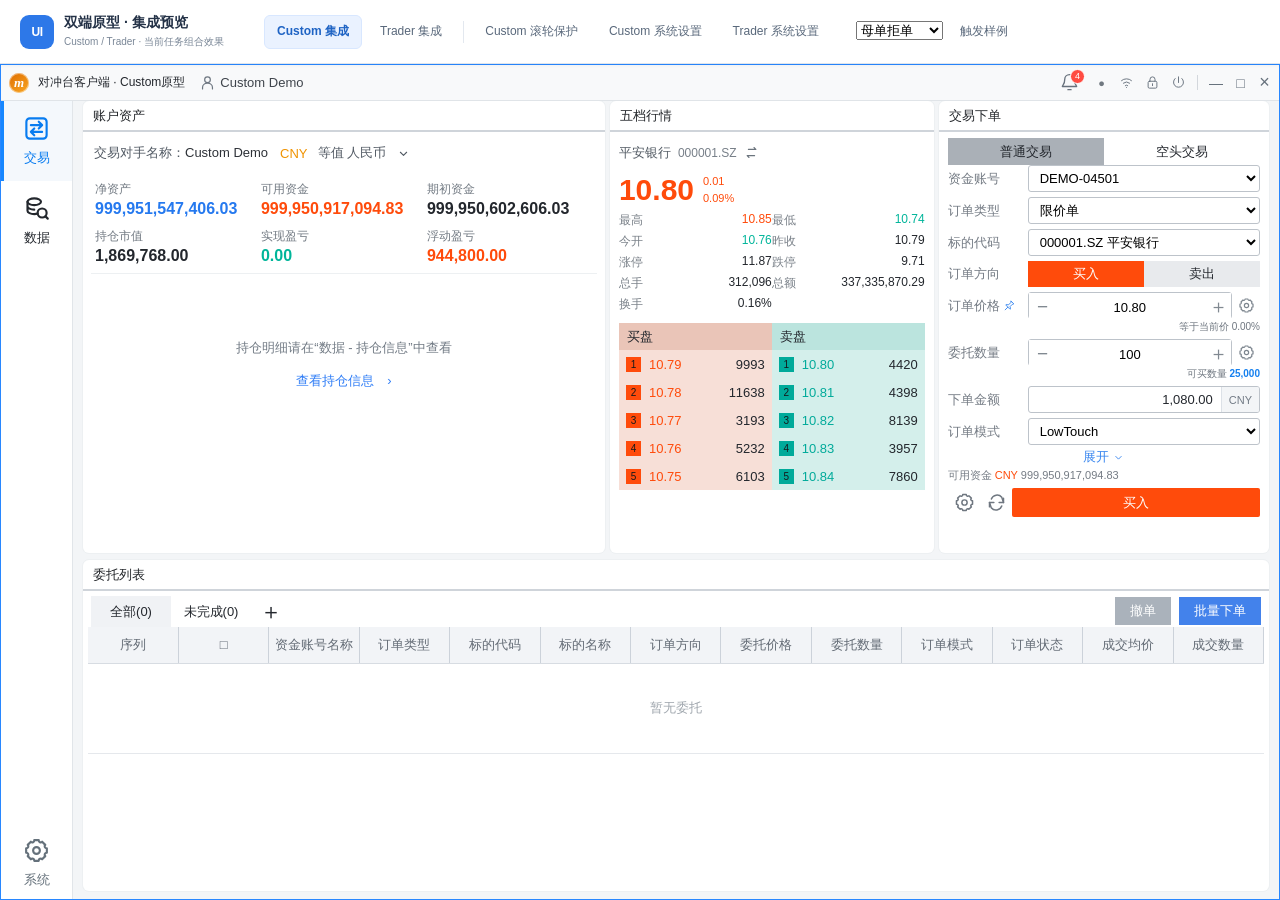
<file: index.html>
<!doctype html>
<html lang="zh-CN">
<head>
  <meta charset="utf-8">
  <meta name="viewport" content="width=device-width, initial-scale=1">
  <title>Custom / Trader 集成原型预览</title>
  <style>
    * { box-sizing: border-box; }
    html, body { width: 100%; height: 100%; margin: 0; }
    body { display: flex; flex-direction: column; color: #243247; background: #eef2f7; font-family: Inter, "Microsoft YaHei", Arial, sans-serif; }
    .topbar { min-height: 64px; display: flex; align-items: center; gap: 24px; padding: 0 20px; background: #fff; border-bottom: 1px solid #dfe5ec; box-shadow: 0 1px 4px rgba(28,48,72,.05); z-index: 2; }
    .brand { min-width: 220px; display: flex; align-items: center; gap: 10px; }
    .mark { width: 34px; height: 34px; display: grid; place-items: center; border-radius: 9px; color: #fff; background: #2d78e8; font-size: 12px; font-weight: 700; letter-spacing: -.5px; }
    .brand-copy { display: grid; gap: 3px; }
    .brand-copy strong { font-size: 14px; font-weight: 700; }
    .brand-copy small { color: #7a8797; font-size: 10px; }
    nav { display: flex; align-items: center; gap: 5px; overflow-x: auto; scrollbar-width: none; }
    nav::-webkit-scrollbar { display: none; }
    .tab { flex: none; height: 34px; padding: 0 12px; border: 1px solid transparent; border-radius: 6px; color: #59687b; background: transparent; font: inherit; font-size: 12px; cursor: pointer; }
    .tab:hover { color: #1e63c4; background: #f3f7fd; }
    .tab.active { color: #1e63c4; background: #eaf2ff; border-color: #d8e7ff; font-weight: 600; }
    .divider { width: 1px; height: 22px; flex: none; margin: 0 3px; background: #e3e8ef; }
    .scope { margin-left: auto; flex: none; padding: 6px 9px; border: 1px solid #e2e8f0; border-radius: 999px; color: #718096; background: #f8fafc; font-size: 10px; }
    main { min-height: 0; flex: 1; }
    iframe { width: 100%; height: 100%; display: block; border: 0; background: #f4f6f8; }
    @media(max-width:1050px) { .topbar { gap: 10px; padding: 0 10px; } .brand { min-width: 180px; } .scope { display: none; } .tab { padding: 0 9px; } }
    @media(max-width:700px) { .topbar { align-items: flex-start; flex-direction: column; gap: 7px; padding: 8px 10px; } .brand { min-width: 0; } nav { width: 100%; } main { min-height: 420px; } }
  </style>
</head>
<body>
  <header class="topbar">
    <div class="brand">
      <span class="mark">UI</span>
      <div class="brand-copy">
        <strong>双端原型 · 集成预览</strong>
        <small>Custom / Trader · 当前任务组合效果</small>
      </div>
    </div>
    <nav aria-label="原型切换">
      <button class="tab active" type="button" data-src="custom/index.html">Custom 集成</button>
      <button class="tab" type="button" data-src="trader/index.html">Trader 集成</button>
      <span class="divider" aria-hidden="true"></span>
      <button class="tab" type="button" data-src="custom/prototypes/CLOUD-743-wheel-protection.html">Custom 滚轮保护</button>
      <button class="tab" type="button" data-src="custom/prototypes/system-settings-notifications.html">Custom 系统设置</button>
      <button class="tab" type="button" data-src="trader/prototypes/system-settings-notifications.html">Trader 系统设置</button>
    </nav>
    <div id="noticeDemo">
      <select id="noticeSample" aria-label="消息样例">
        <option>母单拒单</option><option>子单拒单</option><option>沪深休市</option><option>港股休市</option><option>美股休市</option><option>触发风控线</option><option>单笔成交</option>
      </select>
      <button class="tab" id="sendNoticeSample" type="button">触发样例</button>
    </div>
  </header>
  <main><iframe id="previewFrame" title="原型预览" src="custom/index.html"></iframe></main>
  <script>
    const frame = document.querySelector("#previewFrame");
    const tabs = [...document.querySelectorAll(".tab[data-src]")];
    document.querySelector("#sendNoticeSample").addEventListener("click", () => {
      frame.contentWindow.postMessage({type:"oms-notice-sample", title:document.querySelector("#noticeSample").value}, "*");
    });
    tabs.forEach(tab => tab.addEventListener("click", () => {
      tabs.forEach(item => item.classList.toggle("active", item === tab));
      frame.src = tab.dataset.src;
      document.querySelector("#noticeDemo").hidden = !/^(trader|custom)\/index\.html$/.test(tab.dataset.src);
    }));
  </script>
</body>
</html>
</file>
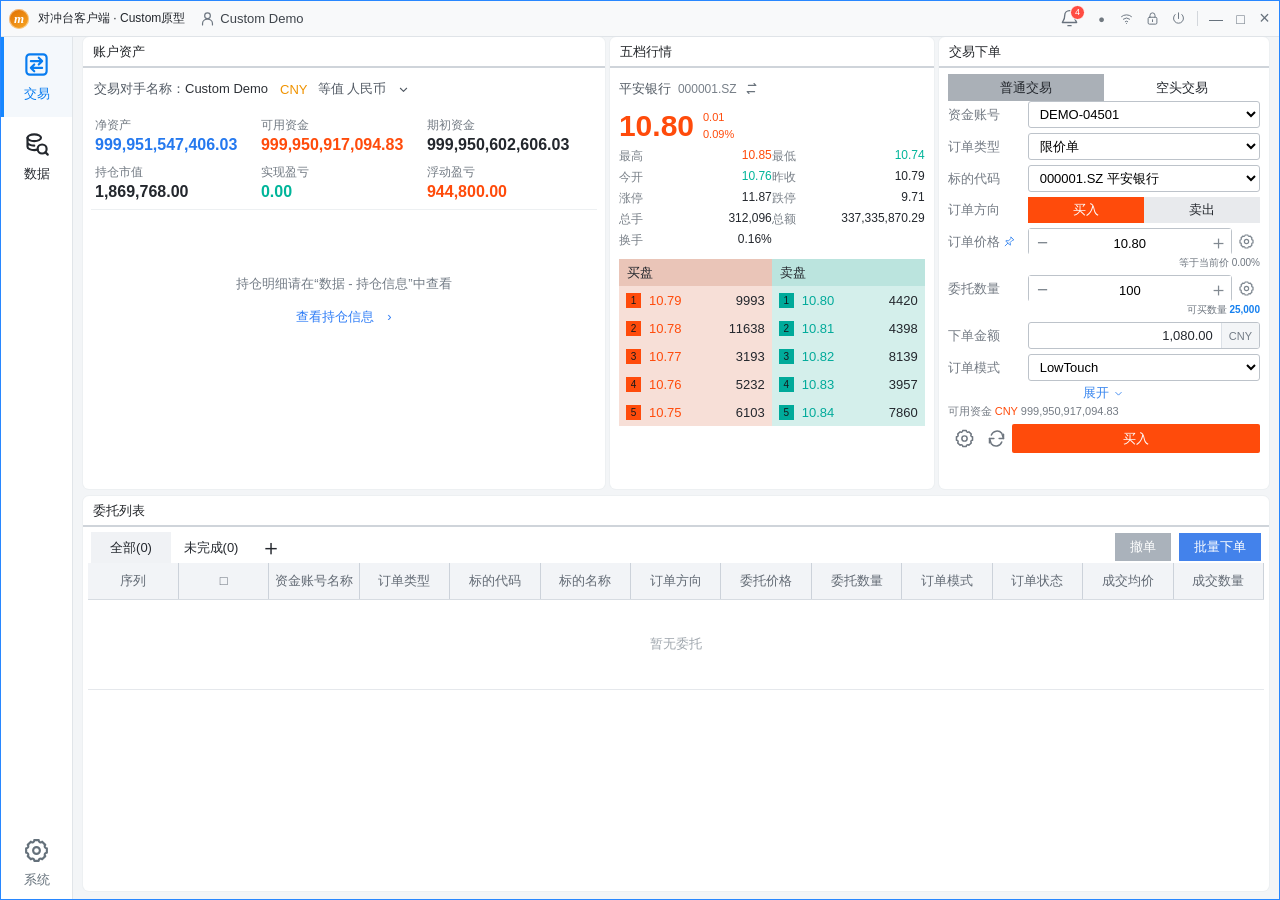
<file: custom/index.html>
<!doctype html>
<html lang="zh-CN">
<head>
  <meta charset="utf-8">
  <meta name="viewport" content="width=device-width, initial-scale=1">
  <meta name="description" content="Custom端下单面板高保真交互原型">
  <title>Custom Client Prototype</title>
  <link rel="stylesheet" href="../message-center.css">
    <link rel="stylesheet" href="styles.css">
</head>
<body>
  <svg class="icon-sprite" aria-hidden="true">
    <symbol id="i-trade" viewBox="0 0 24 24"><rect x="3" y="3" width="18" height="18" rx="3"/><path d="M7 9h10M14 6l3 3-3 3M17 15H7M10 12l-3 3 3 3"/></symbol>
    <symbol id="i-data" viewBox="0 0 24 24"><ellipse cx="10" cy="6" rx="6" ry="3"/><path d="M4 6v8c0 1.7 2.7 3 6 3 1.1 0 2.2-.2 3-.5M4 10c0 1.7 2.7 3 6 3"/><circle cx="17" cy="16" r="4"/><path d="m20 19 2 2"/></symbol>
    <symbol id="i-settings" viewBox="0 0 24 24"><circle cx="12" cy="12" r="3"/><path d="M19.4 15a1.7 1.7 0 0 0 .3 1.9l.1.1-2.8 2.8-.1-.1a1.7 1.7 0 0 0-1.9-.3 1.7 1.7 0 0 0-1 1.6v.2h-4V21a1.7 1.7 0 0 0-1-1.6 1.7 1.7 0 0 0-1.9.3l-.1.1L4.2 17l.1-.1a1.7 1.7 0 0 0 .3-1.9A1.7 1.7 0 0 0 3 14H2.8v-4H3a1.7 1.7 0 0 0 1.6-1 1.7 1.7 0 0 0-.3-1.9L4.2 7 7 4.2l.1.1a1.7 1.7 0 0 0 1.9.3A1.7 1.7 0 0 0 10 3V2.8h4V3a1.7 1.7 0 0 0 1 1.6 1.7 1.7 0 0 0 1.9-.3l.1-.1L19.8 7l-.1.1a1.7 1.7 0 0 0-.3 1.9 1.7 1.7 0 0 0 1.6 1h.2v4H21a1.7 1.7 0 0 0-1.6 1Z"/></symbol>
    <symbol id="i-user" viewBox="0 0 24 24"><circle cx="12" cy="8" r="4"/><path d="M5 21v-2c0-3.3 3.1-6 7-6s7 2.7 7 6v2"/></symbol>
    <symbol id="i-wifi" viewBox="0 0 24 24"><path d="M4 9a12 12 0 0 1 16 0M7 13a8 8 0 0 1 10 0M10 17a3 3 0 0 1 4 0"/><circle cx="12" cy="20" r=".8" fill="currentColor" stroke="none"/></symbol>
    <symbol id="i-lock" viewBox="0 0 24 24"><rect x="5" y="10" width="14" height="11" rx="2"/><path d="M8 10V7a4 4 0 0 1 8 0v3M12 14v3"/></symbol>
    <symbol id="i-power" viewBox="0 0 24 24"><path d="M12 3v9M6.6 5.6a8 8 0 1 0 10.8 0"/></symbol>
    <symbol id="i-chevron" viewBox="0 0 24 24"><path d="m7 10 5 5 5-5"/></symbol>
    <symbol id="i-swap" viewBox="0 0 24 24"><path d="M7 7h12l-3-3M17 17H5l3 3"/></symbol>
    <symbol id="i-pin" viewBox="0 0 24 24"><path d="m15 4 5 5-3 1-4 4 1 4-1 1-8-8 1-1 4 1 4-4Z"/><path d="m9 15-5 5"/></symbol>
    <symbol id="i-refresh" viewBox="0 0 24 24"><path d="M20 7v5h-5M4 17v-5h5"/><path d="M6.1 8A7 7 0 0 1 18 6l2 6M18 16a7 7 0 0 1-12 2l-2-6"/></symbol>
    <symbol id="i-bell" viewBox="0 0 24 24"><path d="M18 8a6 6 0 0 0-12 0c0 7-3 7-3 9h18c0-2-3-2-3-9"/><path d="M10 21h4"/></symbol>
    <symbol id="i-check" viewBox="0 0 24 24"><path d="m5 12 4 4L19 6"/></symbol>
  </svg>

  <div class="desktop-shell">
    <header class="titlebar">
      <div class="brand-logo">m</div>
      <div class="product-name">对冲台客户端 · Custom原型</div>
      <div class="user-label"><svg><use href="#i-user"></use></svg><span>Custom Demo</span></div>
      <div class="notification-center">
        <button id="notificationBell" class="notification-bell" type="button" aria-label="消息通知" aria-expanded="false">
          <svg><use href="#i-bell"></use></svg><span id="notificationBadge" class="notification-badge">3</span>
        </button>
        <section id="notificationPopover" class="notification-popover" hidden aria-label="消息中心">
          <header class="notification-head">
            <div id="notificationListHeader"><div><strong>消息通知</strong><span id="notificationUnreadText">3 条未读</span></div></div>
            <div id="notificationDetailHeader" hidden><button id="backToNotificationList" type="button">‹ 返回列表</button><strong>消息详情</strong><span id="notificationDetailDate"></span></div>
            <button id="markAllNotificationsRead" type="button">全部已读</button>
          </header>
          <nav id="notificationTabs" class="notification-tabs" aria-label="消息分类"></nav>
          <nav id="notificationSubFilters" class="notification-subfilters" aria-label="消息二级筛选"></nav>
          <div class="notification-body">
            <div id="notificationList" class="notification-list"></div>
            <footer id="notificationFooter" class="notification-footer"><button id="openFullNotifications" type="button">全部消息 ›</button></footer>
            <article id="notificationDetail" class="notification-detail"></article>
          </div>
        </section>
      </div>
      <div class="titlebar-tools" aria-label="系统状态">
        <span class="shirt">●</span>
        <svg><use href="#i-wifi"></use></svg>
        <svg><use href="#i-lock"></use></svg>
        <svg><use href="#i-power"></use></svg>
        <i></i><span>—</span><span>□</span><span class="close">×</span>
      </div>
    </header>

    <aside class="sidebar">
      <nav>
        <button class="nav-item active" data-view="trade" type="button">
          <svg><use href="#i-trade"></use></svg><span>交易</span>
        </button>
        <button class="nav-item" data-view="data" type="button">
          <svg><use href="#i-data"></use></svg><span>数据</span>
        </button>
      </nav>
      <button class="nav-item system" data-view="system" type="button">
        <svg><use href="#i-settings"></use></svg><span>系统</span>
      </button>
    </aside>

    <main class="workspace">
      <section class="top-grid">
        <article class="panel asset-panel">
          <header class="panel-title">账户资产</header>
          <div class="account-line">
            <span>交易对手名称：<b>Custom Demo</b></span>
            <span class="currency">CNY</span>
            <span>等值 人民币</span>
            <svg><use href="#i-chevron"></use></svg>
          </div>
          <div class="asset-metrics">
            <div><span>净资产</span><strong class="blue">999,951,547,406.03</strong></div>
            <div><span>可用资金</span><strong class="orange">999,950,917,094.83</strong></div>
            <div><span>期初资金</span><strong>999,950,602,606.03</strong></div>
            <div><span>持仓市值</span><strong>1,869,768.00</strong></div>
            <div><span>实现盈亏</span><strong class="green">0.00</strong></div>
            <div><span>浮动盈亏</span><strong class="orange">944,800.00</strong></div>
          </div>
          <div class="asset-holdings-note"><span>持仓明细请在“数据 - 持仓信息”中查看</span><button type="button" data-open-holdings>查看持仓信息　›</button></div>
        </article>

        <article class="panel quote-panel">
          <header class="panel-title">五档行情</header>
          <div class="quote-symbol"><span>平安银行</span><b>000001.SZ</b><svg><use href="#i-swap"></use></svg></div>
          <div class="quote-main"><strong>10.80</strong><span>0.01<br>0.09%</span></div>
          <div class="quote-stats">
            <span>最高</span><b class="orange">10.85</b><span>最低</span><b class="green">10.74</b>
            <span>今开</span><b class="green">10.76</b><span>昨收</span><b>10.79</b>
            <span>涨停</span><b>11.87</b><span>跌停</span><b>9.71</b>
            <span>总手</span><b>312,096</b><span>总额</span><b>337,335,870.29</b>
            <span>换手</span><b>0.16%</b>
          </div>
          <div class="order-book">
            <div class="book-side bid"><header>买盘</header>
              <p><em>1</em><b>10.79</b><span>9993</span></p><p><em>2</em><b>10.78</b><span>11638</span></p><p><em>3</em><b>10.77</b><span>3193</span></p><p><em>4</em><b>10.76</b><span>5232</span></p><p><em>5</em><b>10.75</b><span>6103</span></p>
            </div>
            <div class="book-side ask"><header>卖盘</header>
              <p><em>1</em><b>10.80</b><span>4420</span></p><p><em>2</em><b>10.81</b><span>4398</span></p><p><em>3</em><b>10.82</b><span>8139</span></p><p><em>4</em><b>10.83</b><span>3957</span></p><p><em>5</em><b>10.84</b><span>7860</span></p>
            </div>
          </div>
        </article>

        <article class="panel order-panel">
          <header class="panel-title">交易下单</header>
          <div class="order-tabs"><button class="active" type="button">普通交易</button><button type="button">空头交易</button></div>
          <div class="form-grid">
            <label>资金账号</label><select><option>DEMO-04501</option></select>
            <label>订单类型</label><select><option>限价单</option><option>市价单</option></select>
            <label>标的代码</label><select><option>000001.SZ 平安银行</option><option>000002.SZ 万科A</option></select>
            <label>订单方向</label><div class="direction-switch"><button class="active" data-direction="buy" type="button">买入</button><button data-direction="sell" type="button">卖出</button></div>
            <label>订单价格 <svg><use href="#i-pin"></use></svg></label><div class="stepper"><button data-step="price" data-delta="-0.01" type="button">−</button><input id="priceInput" value="10.80"><button data-step="price" data-delta="0.01" type="button">＋</button><button class="field-settings" type="button" aria-label="价格设置"><svg><use href="#i-settings"></use></svg></button></div>
            <div></div><div class="limit-hint">等于当前价 0.00%</div>
            <label>委托数量</label><div class="stepper"><button data-step="quantity" data-delta="-100" type="button">−</button><input id="quantityInput" value="100"><button data-step="quantity" data-delta="100" type="button">＋</button><button id="quantitySettingsButton" class="field-settings" type="button" aria-label="快捷委托数量" aria-expanded="false"><svg><use href="#i-settings"></use></svg></button><section id="quantityModeMenu" class="quick-order-menu" aria-label="快捷委托数量" hidden><header>快捷委托数量</header><div class="quick-order-group"><span>预设比例</span><div class="quick-order-values ratio-values"><button data-ratio=".25" type="button">1/4</button><button data-ratio=".3333" type="button">1/3</button><button data-ratio=".5" type="button">1/2</button><button data-ratio="1" type="button">全仓</button></div></div><div class="quick-order-group"><span>常用数量</span><div id="commonQuantityMenuValues" class="quick-order-values"></div></div><div class="quick-order-group"><span>常用金额</span><div id="commonAmountMenuValues" class="quick-order-values"></div></div></section></div>
            <div></div><div class="available-hint">可买数量 <b>25,000</b></div>
            <label>下单金额</label><div class="amount-field"><output id="amountValue">1,080.00</output><span>CNY</span></div>
            <label>订单模式</label><select><option>LowTouch</option><option>HighTouch</option></select>
          </div>
          <button id="expandOrder" class="expand-button" type="button">展开 <svg><use href="#i-chevron"></use></svg></button>
          <div id="orderExtra" class="order-extra" hidden><span>订单备注</span><input placeholder="选填"></div>
          <div class="estimate"><span>可用资金 <i>CNY</i> 999,950,917,094.83</span></div>
          <div class="order-actions"><button id="customSettingsButton" class="icon-action" type="button" aria-label="自定义设置" aria-expanded="false"><svg><use href="#i-settings"></use></svg></button><button class="icon-action" type="button"><svg><use href="#i-refresh"></use></svg></button><button id="submitOrder" class="submit-order" type="button">买入</button></div>
        </article>
      </section>

      <section class="panel order-list-panel">
        <header class="panel-title">委托列表</header>
        <div class="list-toolbar">
          <div class="list-tabs"><button class="active" type="button">全部(<span id="allCount">0</span>)</button><button type="button">未完成(<span id="pendingCount">0</span>)</button><button class="add-tab" type="button">＋</button></div>
          <div class="list-actions"><button disabled type="button">撤单</button><button class="primary" id="batchOrder" type="button">批量下单</button></div>
        </div>
        <div class="orders-wrap">
          <table class="data-table orders-table">
            <thead><tr><th>序列</th><th>□</th><th>资金账号名称</th><th>订单类型</th><th>标的代码</th><th>标的名称</th><th>订单方向</th><th>委托价格</th><th>委托数量</th><th>订单模式</th><th>订单状态</th><th>成交均价</th><th>成交数量</th></tr></thead>
            <tbody id="orderRows"><tr class="empty-row"><td colspan="13">暂无委托</td></tr></tbody>
          </table>
        </div>
      </section>
      <section id="dataWorkspace" class="data-workspace" hidden aria-label="数据持仓信息"></section>
    </main>
    <section id="customSettingsDialog" class="custom-settings-dialog" role="dialog" aria-labelledby="customSettingsTitle" hidden>
      <header><strong id="customSettingsTitle">自定义设置</strong><button id="closeCustomSettings" type="button" aria-label="关闭">×</button></header>
      <nav id="customSettingsTabs" class="custom-settings-tabs" aria-label="自定义设置分类"><button class="active" data-settings-tab="retained" type="button">保留字段</button><button data-settings-tab="common" type="button">常用数字</button><button data-settings-tab="protection" type="button">操作保护</button></nav>
      <div class="custom-settings-body">
        <fieldset class="retained-settings" data-settings-panel="retained">
          <legend>订单下达后下单面板保留的要素</legend>
          <div>
            <label><input type="checkbox" checked>对冲渠道</label>
            <label><input type="checkbox" checked>订单类型</label>
            <label><input type="checkbox" checked>标的代码</label>
            <label><input type="checkbox" checked>委托价格</label>
            <label><input type="checkbox" checked>委托数量</label>
            <label><input type="checkbox" checked>订单模式</label>
            <label><input type="checkbox" checked>订单方向</label>
            <label><input type="checkbox" checked>备注</label>
          </div>
        </fieldset>
        <section class="common-number-settings" data-settings-panel="common" hidden>
          <div><header>常用数量</header><div id="quickQuantityInputs" class="quick-number-inputs"></div></div>
          <div><header>常用金额</header><div id="quickAmountInputs" class="quick-number-inputs amount-inputs"></div></div>
        </section>
        <fieldset class="wheel-settings" data-settings-panel="protection" hidden>
          <legend>允许鼠标滚轮调整</legend>
          <label><span>委托价格</span><input id="allowPriceWheel" type="checkbox"></label>
          <label><span>委托数量</span><input id="allowQuantityWheel" type="checkbox"></label>
        </fieldset>
      </div>
      <footer><button id="cancelCustomSettings" type="button">取消</button><button id="saveCustomSettings" class="primary" type="button">保存</button></footer>
    </section>
    <div id="toast" class="toast" role="status"></div>
  </div>
  <script src="../notification-channels.js"></script>
    <script src="../message-center.js"></script>
    <script src="app.js"></script>
</body>
</html>
</file>
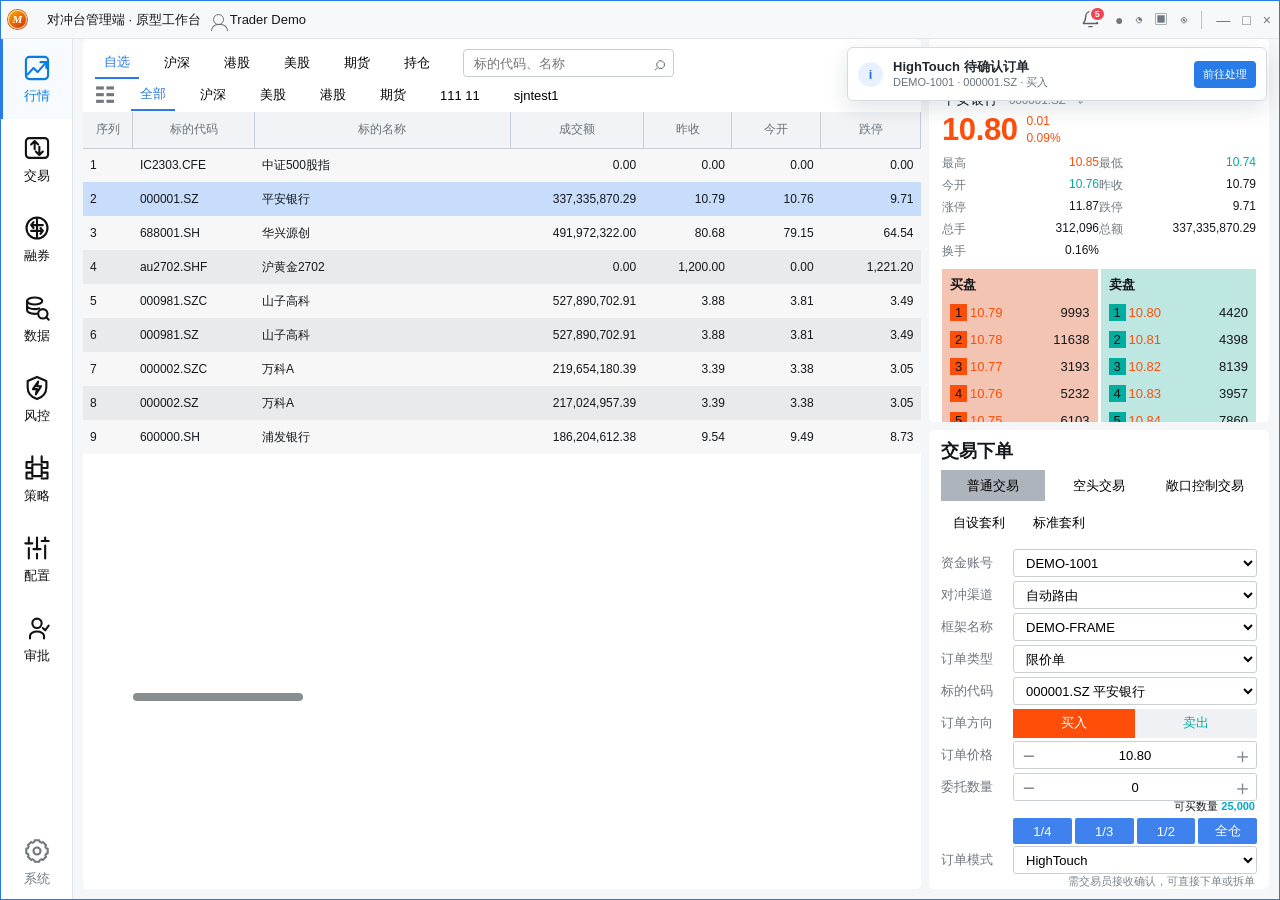
<file: trader/index.html>
<!doctype html>
<html lang="zh-CN">
  <head>
    <meta charset="UTF-8" />
    <meta name="viewport" content="width=device-width, initial-scale=1.0" />
    <meta name="description" content="Trader 端桌面交易工作台高保真原型" />
    <title>Trader Workspace Prototype</title>
    <link rel="stylesheet" href="../message-center.css">
    <link rel="stylesheet" href="styles.css" />
  </head>
  <body>
    <svg class="svg-defs" aria-hidden="true">
      <symbol id="i-market" viewBox="0 0 24 24"><path d="M4 17.5 9 12l3.5 3.5L20 7"/><path d="M15 7h5v5"/><rect x="2.5" y="2.5" width="19" height="19" rx="3"/></symbol>
      <symbol id="i-trade" viewBox="0 0 24 24"><rect x="2.5" y="3.5" width="19" height="17" rx="3"/><path d="m7 9 3-3 3 3M10 6v7m7 2-3 3-3-3m3 3v-7"/></symbol>
      <symbol id="i-lend" viewBox="0 0 24 24"><circle cx="12" cy="12" r="9"/><path d="M7 9.5h10M7 14.5h10M9 7l-2 2.5L9 12m6 0 2 2.5L15 17"/><path d="M12 4v16"/></symbol>
      <symbol id="i-data" viewBox="0 0 24 24"><ellipse cx="10" cy="6" rx="6.5" ry="3"/><path d="M3.5 6v8c0 1.7 2.9 3 6.5 3 1 0 2-.1 2.8-.3M3.5 10c0 1.7 2.9 3 6.5 3 1.4 0 2.8-.2 3.8-.7"/><circle cx="17" cy="17" r="4"/><path d="m20 20 2 2"/></symbol>
      <symbol id="i-risk" viewBox="0 0 24 24"><path d="M12 2.5 20 6v5.5c0 5.1-3.4 8.3-8 10-4.6-1.7-8-4.9-8-10V6l8-3.5Z"/><path d="M13 6.5 8.5 13H12l-1 4.5 4.5-7H12l1-4Z"/></symbol>
      <symbol id="i-strategy" viewBox="0 0 24 24"><path d="M8 2v5H3v5h5v4H3v5h5M16 2v5h5v5h-5v4h5v5h-5M8 9h8v10H8z"/></symbol>
      <symbol id="i-config" viewBox="0 0 24 24"><path d="M5 3v5m0 4v9M12 3v10m0 4v4M19 3v3m0 4v11"/><path d="M2 8h6M9 13h6M16 6h6"/></symbol>
      <symbol id="i-approve" viewBox="0 0 24 24"><path d="M6 21v-2.2c0-2.1 2.7-3.8 6-3.8s6 1.7 6 3.8V21"/><circle cx="12" cy="8" r="4"/><path d="m17 12 2 2 3-4"/></symbol>
      <symbol id="i-settings" viewBox="0 0 24 24"><circle cx="12" cy="12" r="3"/><path d="M19.4 15a1.7 1.7 0 0 0 .3 1.9l.1.1-2.8 2.8-.1-.1a1.7 1.7 0 0 0-1.9-.3 1.7 1.7 0 0 0-1 1.6v.2h-4V21a1.7 1.7 0 0 0-1-1.6 1.7 1.7 0 0 0-1.9.3l-.1.1L4.2 17l.1-.1a1.7 1.7 0 0 0 .3-1.9A1.7 1.7 0 0 0 3 14H2.8v-4H3a1.7 1.7 0 0 0 1.6-1 1.7 1.7 0 0 0-.3-1.9L4.2 7 7 4.2l.1.1a1.7 1.7 0 0 0 1.9.3A1.7 1.7 0 0 0 10 3V2.8h4V3a1.7 1.7 0 0 0 1 1.6 1.7 1.7 0 0 0 1.9-.3l.1-.1L19.8 7l-.1.1a1.7 1.7 0 0 0-.3 1.9 1.7 1.7 0 0 0 1.6 1h.2v4H21a1.7 1.7 0 0 0-1.6 1Z"/></symbol>
      <symbol id="i-bell" viewBox="0 0 24 24"><path d="M18 8a6 6 0 0 0-12 0c0 7-3 7-3 9h18c0-2-3-2-3-9"/><path d="M10 21h4"/></symbol>
    </svg>

    <div class="app-shell">
      <header class="titlebar">
        <div class="brand-mark">M</div>
        <div class="product-title">对冲台管理端 · 原型工作台</div>
        <div class="user-chip"><span class="user-dot"></span> Trader Demo</div>
        <div class="notification-center">
          <button id="notificationBell" class="notification-bell" type="button" aria-label="消息通知" aria-expanded="false">
            <svg><use href="#i-bell"></use></svg>
            <span id="notificationBadge" class="notification-badge"></span>
          </button>
          <div id="notificationLayer"></div>
        </div>
        <div class="window-tools" aria-label="窗口状态"><span>●</span><span>◔</span><span>▣</span><span>◉</span><b></b><span>—</span><span>□</span><span>×</span></div>
      </header>

      <aside class="sidebar" aria-label="主导航">
        <nav id="mainNav"></nav>
        <button class="nav-item system-button" data-view="system" type="button">
          <svg><use href="#i-settings"></use></svg><span>系统</span>
        </button>
      </aside>

      <main id="workspace" class="workspace" tabindex="-1"></main>
      <aside id="pendingTaskReminder" class="pending-task-reminder" aria-live="polite"></aside>
      <div id="toast" class="toast" role="status" aria-live="polite"></div>
    </div>
    <script src="../notification-channels.js"></script>
    <script src="../message-center.js"></script>
    <script src="app.js"></script>
  </body>
</html>
</file>
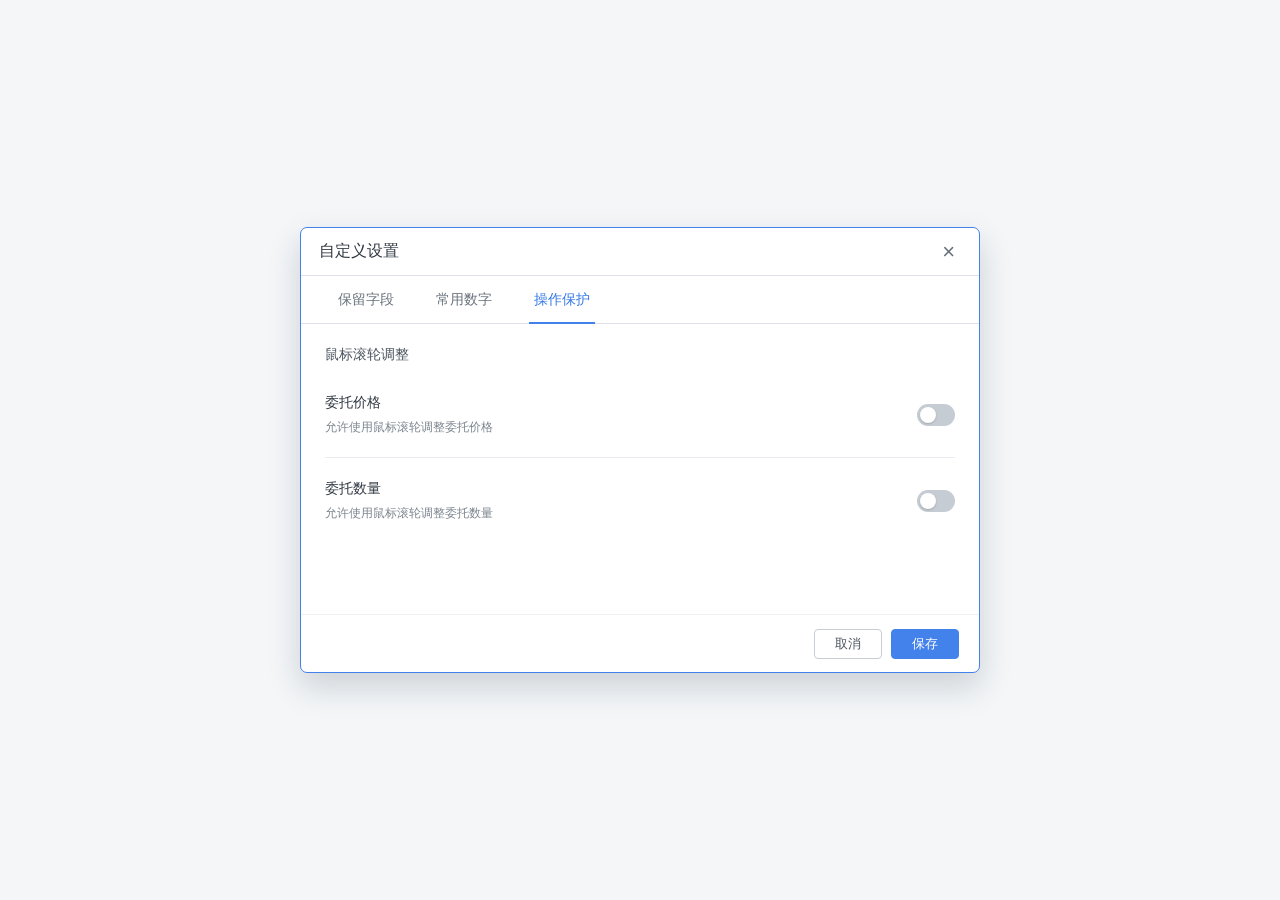
<file: custom/prototypes/CLOUD-743-wheel-protection.html>
<!doctype html>
<html lang="zh-CN">
<head>
  <meta charset="utf-8">
  <meta name="viewport" content="width=device-width, initial-scale=1">
  <title>自定义设置 - 操作保护</title>
  <style>
    :root {
      color-scheme: light;
      font-family: "Microsoft YaHei", "PingFang SC", Arial, sans-serif;
      color: #313943;
      background: #f4f6f8;
      font-synthesis: none;
    }
    * { box-sizing: border-box; }
    body { margin: 0; min-width: 760px; min-height: 100vh; display: grid; place-items: center; background: #f4f6f8; }
    .dialog { width: 680px; overflow: hidden; border: 1px solid #4382eb; border-radius: 7px; background: #fff; box-shadow: 0 14px 32px rgba(29, 43, 61, .18); }
    .dialog-head { height: 48px; display: flex; align-items: center; justify-content: space-between; padding: 0 18px; border-bottom: 1px solid #dfe3e8; }
    .dialog-head h1 { margin: 0; font-size: 16px; font-weight: 600; }
    .close { border: 0; background: transparent; color: #68717b; font-size: 22px; line-height: 1; cursor: pointer; }
    .tabs { height: 48px; display: flex; gap: 8px; padding: 0 20px; border-bottom: 1px solid #dfe3e8; }
    .tabs button { position: relative; min-width: 90px; padding: 0 8px; border: 0; background: transparent; color: #69727c; font-size: 14px; cursor: pointer; }
    .tabs button.active { color: #3478e5; font-weight: 600; }
    .tabs button.active::after { position: absolute; right: 12px; bottom: -1px; left: 12px; height: 2px; background: #4382eb; content: ""; }
    .content { min-height: 290px; padding: 22px 24px; }
    .section-title { margin: 0 0 8px; color: #4a535e; font-size: 14px; font-weight: 600; }
    .setting-row { min-height: 86px; display: flex; align-items: center; justify-content: space-between; gap: 20px; border-bottom: 1px solid #e8ebef; }
    .setting-row:last-of-type { border-bottom: 0; }
    .setting-copy { display: grid; gap: 7px; }
    .setting-copy strong { font-size: 14px; font-weight: 500; }
    .setting-copy span { color: #7c858f; font-size: 12px; }
    .switch { position: relative; width: 38px; height: 22px; flex: none; padding: 0; border: 0; border-radius: 12px; background: #c6ccd3; cursor: pointer; transition: background .16s ease; }
    .switch::after { position: absolute; top: 3px; left: 3px; width: 16px; height: 16px; border-radius: 50%; background: #fff; box-shadow: 0 1px 2px rgba(0,0,0,.18); content: ""; transition: transform .16s ease; }
    .switch[aria-checked="true"] { background: #4382eb; }
    .switch[aria-checked="true"]::after { transform: translateX(16px); }
    .switch:focus-visible, .tabs button:focus-visible, .close:focus-visible, .actions button:focus-visible { outline: 2px solid #4382eb; outline-offset: 2px; }
    .actions { height: 58px; display: flex; align-items: center; justify-content: flex-end; gap: 9px; padding: 0 20px; border-top: 1px solid #eef0f3; }
    .actions button { min-width: 68px; height: 30px; border: 1px solid #c7cdd4; border-radius: 4px; background: #fff; color: #4d5661; font: inherit; font-size: 13px; cursor: pointer; }
    .actions .save { border-color: #4382eb; background: #4382eb; color: #fff; }
    .toast { position: fixed; bottom: 28px; left: 50%; padding: 9px 16px; border-radius: 4px; background: #333b45; color: #fff; font-size: 13px; opacity: 0; transform: translate(-50%, 8px); transition: .18s ease; pointer-events: none; }
    .toast.show { opacity: 1; transform: translate(-50%, 0); }
  </style>
</head>
<body>
  <section class="dialog" role="dialog" aria-labelledby="settingsTitle">
    <header class="dialog-head">
      <h1 id="settingsTitle">自定义设置</h1>
      <button class="close" type="button" aria-label="关闭">×</button>
    </header>
    <nav class="tabs" aria-label="自定义设置分类">
      <button type="button">保留字段</button>
      <button type="button">常用数字</button>
      <button class="active" type="button" aria-current="page">操作保护</button>
    </nav>
    <div class="content">
      <h2 class="section-title">鼠标滚轮调整</h2>
      <div class="setting-row">
        <div class="setting-copy">
          <strong>委托价格</strong>
          <span>允许使用鼠标滚轮调整委托价格</span>
        </div>
        <button class="switch" type="button" role="switch" aria-label="允许鼠标滚轮调整委托价格" aria-checked="false"></button>
      </div>
      <div class="setting-row">
        <div class="setting-copy">
          <strong>委托数量</strong>
          <span>允许使用鼠标滚轮调整委托数量</span>
        </div>
        <button class="switch" type="button" role="switch" aria-label="允许鼠标滚轮调整委托数量" aria-checked="false"></button>
      </div>
    </div>
    <footer class="actions">
      <button class="cancel" type="button">取消</button>
      <button class="save" type="button">保存</button>
    </footer>
  </section>
  <div class="toast" role="status" aria-live="polite">设置已保存</div>
  <script>
    document.querySelectorAll(".switch").forEach(control => {
      control.addEventListener("click", () => {
        control.setAttribute("aria-checked", String(control.getAttribute("aria-checked") !== "true"));
      });
    });
    document.querySelector(".save").addEventListener("click", () => {
      const toast = document.querySelector(".toast");
      toast.classList.add("show");
      setTimeout(() => toast.classList.remove("show"), 1500);
    });
  </script>
</body>
</html>
</file>
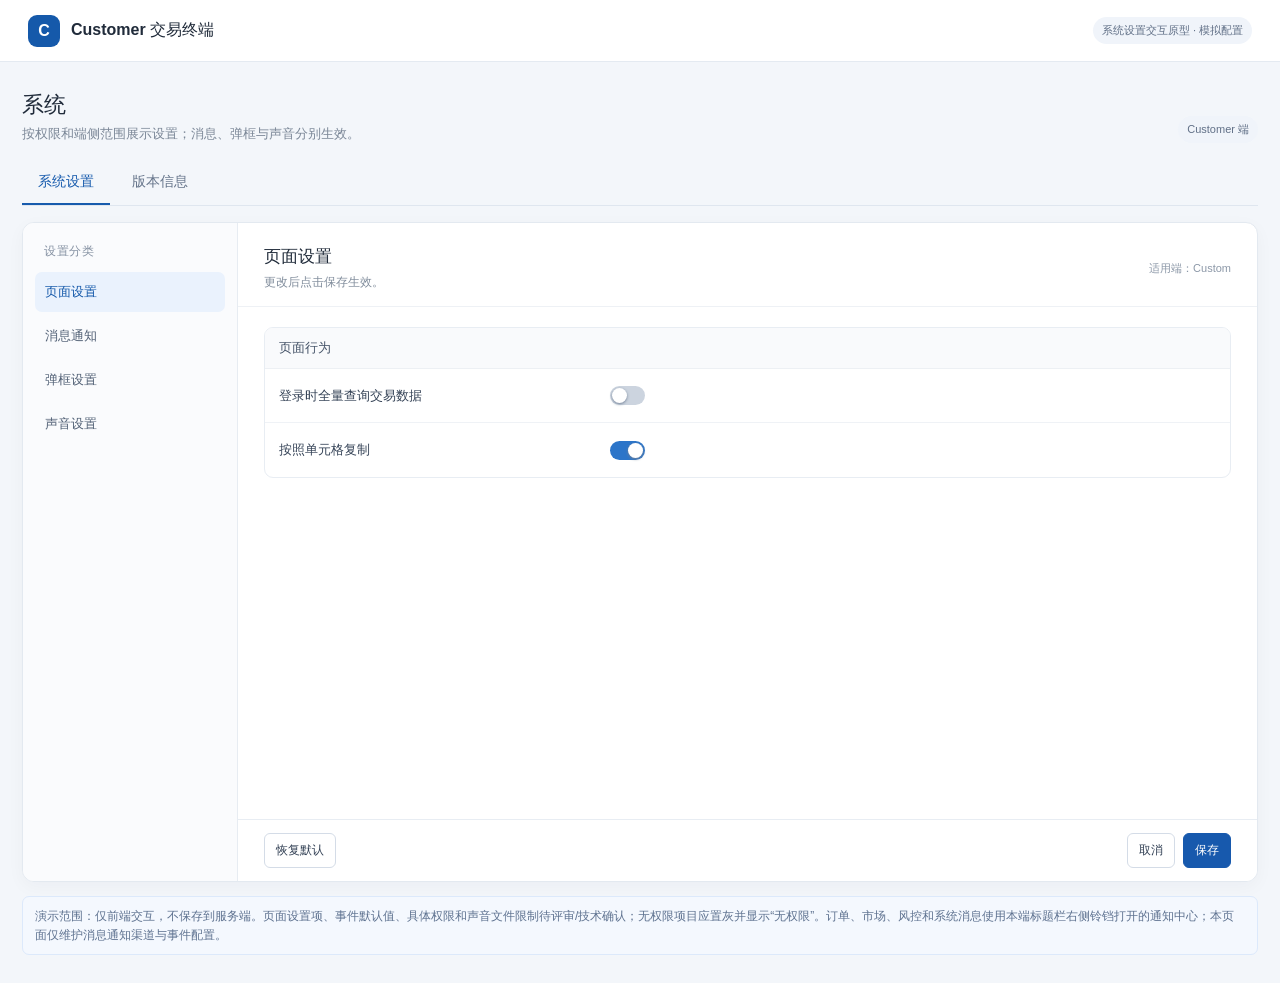
<file: custom/prototypes/system-settings-notifications.html>
<!doctype html>
<html lang="zh-CN">
<head>
  <meta charset="utf-8">
  <meta name="viewport" content="width=device-width, initial-scale=1">
  <title>Customer 系统设置与消息通知原型</title>
  <style>
    :root{font-family:Inter,"Microsoft YaHei",Arial,sans-serif;color:#202b3a;background:#f3f6fa;font-synthesis:none}*{box-sizing:border-box}body{margin:0}.topbar{height:62px;background:#fff;border-bottom:1px solid #e4eaf1;display:flex;align-items:center;justify-content:space-between;padding:0 28px}.brand{display:flex;gap:11px;align-items:center;font-weight:700}.logo{width:32px;height:32px;background:#1559aa;border-radius:9px;color:white;display:grid;place-items:center}.badge{font-size:11px;background:#f0f4fa;color:#617087;border-radius:99px;padding:6px 9px}.layout{max-width:1280px;margin:28px auto;padding:0 22px}.page-head{display:flex;align-items:end;justify-content:space-between;margin:0 0 18px}.page-head h1{font-size:22px;margin:0 0 5px}.page-head p{font-size:13px;color:#7b8797;margin:0}.primary-tabs{display:flex;gap:6px;border-bottom:1px solid #dfe6ef;margin-bottom:16px}.primary-tabs button{border:0;background:transparent;color:#65748a;padding:12px 16px;font-size:14px;cursor:pointer;border-bottom:2px solid transparent}.primary-tabs button.active{color:#175bad;font-weight:700;border-color:#175bad}.settings-shell{min-height:660px;background:#fff;border:1px solid #e3e9f0;border-radius:12px;display:grid;grid-template-columns:215px 1fr;overflow:hidden;box-shadow:0 5px 18px rgba(22,38,66,.035)}.sidenav{background:#fafbfd;border-right:1px solid #e7ecf2;padding:20px 12px}.sidenav h2{font-size:12px;color:#8692a3;letter-spacing:.05em;margin:0 9px 10px}.section-btn{width:100%;text-align:left;border:0;background:transparent;color:#526176;border-radius:7px;padding:11px 10px;margin:2px 0;font-size:13px;cursor:pointer}.section-btn.active{background:#eaf2fd;color:#1559aa;font-weight:700}.main{display:flex;flex-direction:column;min-width:0}.main-head{padding:22px 26px 15px;border-bottom:1px solid #eef1f5;display:flex;justify-content:space-between;align-items:center;gap:15px}.main-head h2{font-size:17px;margin:0}.main-head p{font-size:12px;color:#818d9c;margin:6px 0 0}.scroll{flex:1;padding:20px 26px 24px;max-height:590px;overflow:auto}.group{border:1px solid #e8edf3;border-radius:9px;margin:0 0 15px;overflow:hidden}.group-title{margin:0;background:#f9fafc;padding:11px 14px;font-size:13px;color:#455368;border-bottom:1px solid #edf0f4}.setting-row{display:grid;grid-template-columns:minmax(190px,1.1fr) minmax(210px,1fr) minmax(180px,1.1fr);gap:16px;align-items:center;min-height:54px;padding:10px 14px;border-bottom:1px solid #eff2f6}.setting-row:last-child{border-bottom:0}.setting-name{font-size:13px;color:#344256}.setting-help{font-size:11px;color:#8994a3;line-height:1.5}.control{display:flex;align-items:center;gap:9px}.toggle{appearance:none;width:35px;height:19px;border-radius:12px;background:#ccd4df;position:relative;cursor:pointer;flex:none;transition:.15s}.toggle:before{content:"";position:absolute;width:15px;height:15px;top:2px;left:2px;border-radius:50%;background:#fff;box-shadow:0 1px 3px #718096;transition:.15s}.toggle:checked{background:#2c75c9}.toggle:checked:before{left:18px}.toggle:disabled,select:disabled,button:disabled{opacity:.48;cursor:not-allowed}.select{height:34px;border:1px solid #d7dfe9;border-radius:6px;background:#fff;padding:0 9px;color:#344256;font-size:12px;min-width:170px}.small-btn,.btn{border:1px solid #d4dce7;background:#fff;border-radius:6px;color:#344256;padding:8px 11px;font-size:12px;cursor:pointer}.btn.primary{background:#1759ad;color:#fff;border-color:#1759ad}.btn.ghost{background:#fff}.btn:hover,.small-btn:hover{filter:brightness(.97)}.footbar{position:sticky;bottom:0;background:#fff;border-top:1px solid #e8edf3;padding:13px 26px;display:flex;align-items:center;gap:8px}.spacer{flex:1}.notice,.tip{font-size:12px;line-height:1.55;color:#5e7290;background:#f4f8fe;border:1px solid #dce9fb;border-radius:7px;padding:10px 12px;margin:0 0 15px}.tip{color:#7b6a3d;background:#fffaf0;border-color:#f0e5c7}.sound-actions{display:flex;gap:8px;align-items:center}.sound-library{display:flex;flex-wrap:wrap;gap:7px;margin-top:8px}.sound-chip{font-size:11px;border-radius:99px;background:#f0f4f9;padding:6px 9px;color:#53637a}.version-card{border:1px solid #e7edf3;border-radius:9px;padding:17px;margin-bottom:12px}.version-card h3{font-size:14px;margin:0 0 10px}.version-card p{font-size:13px;color:#67758a;line-height:1.7;margin:0}.right-actions{display:flex;gap:8px}.hidden{display:none!important}.toast{position:fixed;left:50%;bottom:26px;transform:translateX(-50%);padding:10px 16px;background:#172538;color:#fff;font-size:13px;border-radius:7px;opacity:0;transition:.18s;pointer-events:none}.toast.show{opacity:1}.upload-label{cursor:pointer}.pending{font-size:10px;color:#906a18;background:#fff4d9;padding:4px 7px;border-radius:99px;margin-left:6px}.disabled-label{color:#9aa4b1}.side-title{font-size:11px;color:#8b97a7;margin-left:8px}.@media(max-width:850px){.layout{padding:0 10px;margin:14px auto}.settings-shell{grid-template-columns:1fr}.sidenav{display:flex;overflow:auto;border-right:0;border-bottom:1px solid #e7ecf2;padding:8px}.sidenav h2{display:none}.section-btn{width:auto;white-space:nowrap}.setting-row{grid-template-columns:1fr;gap:8px}.scroll{padding:14px;max-height:none}.main-head,.footbar{padding-left:14px;padding-right:14px}.page-head{align-items:start;gap:10px;flex-direction:column}}
  .embedded .topbar,.embedded .page-head,.embedded .layout > .notice{display:none}.embedded .layout{margin:0;padding:8px;max-width:none}.embedded .settings-shell{height:calc(100vh - 68px);min-height:0;grid-template-rows:minmax(0,1fr)}.embedded .main,.embedded .scroll{min-height:0}.embedded .scroll{max-height:none}.embedded .footbar{flex-shrink:0}@media(max-width:850px){.embedded .settings-shell{grid-template-rows:auto minmax(0,1fr)}}
  .sound-entry{display:inline-flex;align-items:center;gap:8px;max-width:100%;padding:4px 8px;border:1px solid #e0e6ed;border-radius:6px;background:#f8fafc}.sound-entry .sound-chip{overflow-wrap:anywhere}.sound-entry button{flex:none;border:0;background:none;padding:4px;color:#1759ad;cursor:pointer;font-size:12px}.sound-entry button[data-sound-delete],.sound-editor .danger{color:#a12d36}.sound-editor{width:min(420px,calc(100% - 32px));box-sizing:border-box;border:1px solid #d5dee8;border-radius:8px;padding:20px;color:#202b3a;box-shadow:0 12px 34px #17253833}.sound-editor::backdrop{background:#17253838}.sound-editor h2{font-size:16px;margin:0 0 12px}.sound-editor p{font-size:13px;line-height:1.6;overflow-wrap:anywhere}.sound-editor input{box-sizing:border-box;width:100%;padding:8px;border:1px solid #bfcbd8;border-radius:4px}.sound-editor-error{color:#a12d36}.sound-editor-actions{display:flex;justify-content:flex-end;gap:8px;margin-top:16px}
  </style>
</head>
<body data-side="Custom">
  <header class="topbar"><div class="brand"><span class="logo">C</span><span>Customer 交易终端</span></div><div class="right-actions"><span class="badge">系统设置交互原型 · 模拟配置</span></div></header>
  <main class="layout">
    <div class="page-head"><div><h1>系统</h1><p>按权限和端侧范围展示设置；消息、弹框与声音分别生效。</p></div><span class="badge">Customer 端</span></div>
    <nav class="primary-tabs"><button class="active" data-primary="settings">系统设置</button><button data-primary="version">版本信息</button></nav>
    <section class="settings-shell" id="settingsShell">
      <aside class="sidenav"><h2>设置分类</h2><div id="sectionNav"></div></aside>
      <div class="main"><header class="main-head"><div><h2 id="sectionTitle"></h2><p id="sectionSub"></p></div><span class="side-title" id="sideLabel"></span></header><div class="scroll" id="settingsBody"></div><footer class="footbar"><button class="btn ghost" id="restoreDefaults">恢复默认</button><span class="spacer"></span><button class="btn ghost" id="cancelSettings">取消</button><button class="btn primary" id="saveSettings">保存</button></footer></div>
    </section>
    <section class="settings-shell hidden" id="versionShell"><div class="main" style="grid-column:1/-1"><header class="main-head"><div><h2>版本信息</h2><p>版本号与免责声明沿用当前客户端展示内容。</p></div></header><div class="scroll"><div class="version-card"><h3>当前版本</h3><p>由现有客户端读取并展示。本原型不填入未经确认的版本号。</p></div><div class="version-card"><h3>免责声明</h3><p>免责声明正文沿用现有产品文本；本需求不改写免责声明内容。</p></div></div></div></section>
    <p class="notice" style="margin-top:14px">演示范围：仅前端交互，不保存到服务端。页面设置项、事件默认值、具体权限和声音文件限制待评审/技术确认；无权限项目应置灰并显示“无权限”。订单、市场、风控和系统消息使用本端标题栏右侧铃铛打开的通知中心；本页面仅维护消息通知渠道与事件配置。</p>
  </main>
  <dialog class="sound-editor" id="soundEditor" aria-labelledby="soundEditorTitle">
    <form id="soundEditorForm">
      <h2 id="soundEditorTitle"></h2>
      <p id="soundEditorDescription" hidden></p>
      <input id="soundName" type="text" aria-label="声音名称" autocomplete="off">
      <p class="sound-editor-error" id="soundEditorError" role="alert" hidden></p>
      <div class="sound-editor-actions">
        <button class="btn" id="cancelSoundEdit" type="button">取消</button>
        <button class="btn primary" id="confirmSoundEdit" type="submit"></button>
      </div>
    </form>
  </dialog>
  <div class="toast" id="toast" role="status"></div>
  <script src="../../notification-channels.js"></script>
  <script>
    const side=document.body.dataset.side;
    const sections=[{id:"page",name:"页面设置"},{id:"notification",name:"消息通知"},{id:"dialogs",name:"弹框设置"},{id:"sounds",name:"声音设置"}];
    const dialogEvents={Custom:["单笔成交","未完全委托","撤单失败"],Trader:["手工单成交价格校验","HT订单确认","手工单确认撤单","HT改单确认","单笔成交","未完全委托","待审批订单","子单拒单","撤单失败","触发风控线"]};
    const defaultSettings={page:{queryAllOnLogin:false,copyByCell:true},notification:{enabled:true,order:{submit:true,cancel:true,amend:true,parentReject:true,childReject:true,execution:true,activation:true,approval:true},market:{cn:true,hk:true,us:true},risk:{existing:true},system:{loginSuccess:false,newDevice:false}},dialogs:{enabled:true,items:{}},sounds:{enabled:true,items:{orderSuccess:{enabled:true,file:"默认提示音"},orderExecution:{enabled:true,file:"清脆提示音"},cancelSuccess:{enabled:false,file:"柔和提示音"}}}};
    dialogEvents[side].forEach((_,i)=>defaultSettings.dialogs.items[`event${i}`]=i<2 || dialogEvents[side][i]==="触发风控线");
    const clone=value=>JSON.parse(JSON.stringify(value));let saved=NoticeChannels.load(side)?.settings || clone(defaultSettings);let draft=clone(saved);let section="page";let primary="settings";let uploaded=NoticeChannels.load(side)?.files || [];let toastTimer;
    const embedded = new URLSearchParams(location.search).has("embedded");
    if (embedded) document.body.classList.add("embedded");
    const builtins=["默认提示音","清脆提示音","柔和提示音","强提醒音"];
    const soundEvents=[["orderSuccess","下单成功声音"],["orderExecution","订单成交声音"],["cancelSuccess","撤单成功声音"]];
    const get=(path)=>path.split(".").reduce((obj,key)=>obj?.[key],draft);
    const set=(path,value)=>{const parts=path.split(".");const key=parts.pop();const target=parts.reduce((obj,name)=>obj[name],draft);target[key]=value;};
    const escapeHtml=value=>String(value).replace(/[&<>"']/g,ch=>({"&":"&amp;","<":"&lt;",">":"&gt;",'"':"&quot;","'":"&#39;"}[ch]));
    const options=()=>[...builtins,...uploaded.map(file=>file.name)];
    let previewName=builtins[0];
    const nameExists=(name,except)=>builtins.some(value=>value.toLowerCase()===name.toLowerCase())
      || uploaded.some(file=>file!==except && file.name.toLowerCase()===name.toLowerCase());
    const soundEditor=document.querySelector("#soundEditor");
    const soundName=document.querySelector("#soundName");
    const soundError=document.querySelector("#soundEditorError");
    let soundEdit;

    function openSoundEditor(index,remove) {
      const file=uploaded[index];
      if (!file) return;
      const affected=soundEvents.filter(([key])=>draft.sounds.items[key].file===file.name);
      soundEdit={file,remove,affected};
      document.querySelector("#soundEditorTitle").textContent=remove?"删除声音":"重命名声音";
      const description=document.querySelector("#soundEditorDescription");
      description.hidden=!remove;
      description.textContent=remove ? `确定删除「${file.name}」？${affected.length ? affected.map(([,label])=>label).join("、")+"将切回各自的默认音。" : ""}` : "";
      soundName.hidden=remove;
      soundName.value=remove?"":file.name;
      soundError.hidden=true;
      const confirm=document.querySelector("#confirmSoundEdit");
      confirm.textContent=remove?"删除":"确定";
      confirm.classList.toggle("danger",remove);
      confirm.classList.toggle("primary",!remove);
      soundEditor.showModal();
      if (remove) document.querySelector("#cancelSoundEdit").focus();
      else { soundName.focus(); soundName.select(); }
    }

    document.querySelector("#cancelSoundEdit").addEventListener("click",()=>soundEditor.close());
    document.querySelector("#soundEditorForm").addEventListener("submit",event=>{
      event.preventDefault();
      const {file,remove,affected}=soundEdit;
      if (!remove) {
        const name=soundName.value.trim();
        if (!name || nameExists(name,file)) {
          soundError.textContent=name?"已存在同名声音":"请输入声音名称";
          soundError.hidden=false;
          soundName.focus();
          return;
        }
        if (previewName===file.name) previewName=name;
        file.name=name;
        affected.forEach(([key])=>{draft.sounds.items[key].file=name;});
      } else {
        if (previewName===file.name) previewName=builtins[0];
        uploaded=uploaded.filter(item=>item!==file);
        affected.forEach(([key])=>{draft.sounds.items[key].file=defaultSettings.sounds.items[key].file;});
      }
      soundEditor.close();
      renderBody();
      toast(remove?"声音已删除，请保存设置":"声音已重命名，请保存设置");
    });
    function toast(message){const el=document.querySelector("#toast");el.textContent=message;el.classList.add("show");clearTimeout(toastTimer);toastTimer=setTimeout(()=>el.classList.remove("show"),2400);}
    function toggleRow(label,path,help="",disabled=false,badge=""){return `<div class="setting-row"><div class="setting-name ${disabled?"disabled-label":""}">${label}${badge}</div><div class="control"><input class="toggle" type="checkbox" data-setting="${path}" ${get(path)?"checked":""} ${disabled?"disabled":""}><span class="small-label"></span></div><div class="setting-help"></div></div>`;}
    function group(title,body){return `<section class="group"><h3 class="group-title">${title}</h3>${body}</section>`;}
    function channelIntro(){return "";}
    function renderPage(){return `${channelIntro("页面设置沿用现有配置机制。本原型只展示需求明确的页面行为，不推定保存范围或默认值。")}${group("页面行为",toggleRow("登录时全量查询交易数据","page.queryAllOnLogin","是否启用由当前用户配置决定。")+toggleRow("按照单元格复制","page.copyByCell","按单元格复制数据；具体复制范围沿用现有行为。"))}`;}
    function renderNotifications(){const disabled=!draft.notification.enabled;const order=toggleRow("下单通知","notification.order.submit","沿用现有订单消息矩阵。",disabled)+toggleRow("撤单通知","notification.order.cancel","沿用现有订单消息矩阵。",disabled)+toggleRow("改单通知","notification.order.amend","沿用现有订单消息矩阵。",disabled)+toggleRow("母单拒单","notification.order.parentReject","消息需标识母单层级及可用关联信息。",disabled)+toggleRow("子单拒单","notification.order.childReject","消息需标识子单层级及可用母子单关联信息。",disabled)+toggleRow("成交通知","notification.order.execution","沿用现有订单消息矩阵。",disabled)+toggleRow("激活通知","notification.order.activation","沿用现有订单消息矩阵。",disabled)+toggleRow("审批通知","notification.order.approval","沿用现有订单消息矩阵。",disabled);const market=toggleRow("沪深休市","notification.market.cn","市场事件归入市场通知。",disabled)+toggleRow("港股休市","notification.market.hk","市场事件归入市场通知。",disabled)+toggleRow("美股休市","notification.market.us","市场事件归入市场通知。",disabled);const risk=toggleRow("现有风控事件","notification.risk.existing","按既有风控事件矩阵，不在本需求中新增事件。",disabled);const system=toggleRow("登录成功","notification.system.loginSuccess","系统通知范围待评审确认。",true,'<span class="pending">范围待评审</span>')+toggleRow("新设备登录","notification.system.newDevice","系统通知范围待评审确认。",true,'<span class="pending">范围待评审</span>');return `${channelIntro("消息通知总开关只控制消息是否生成并进入标题栏铃铛，不改变弹框或声音渠道。关闭后事件原值保留。")}${group("消息通知总开关",toggleRow("消息通知","notification.enabled","控制消息记录生成及消息中心入口。"))}${group("订单通知",order)}${group("市场通知",market)}${group("风控通知",risk)}${group("系统通知",system)}`;}
    function renderDialogs(){const disabled=!draft.dialogs.enabled;const rows=dialogEvents[side].map((name,i)=>toggleRow(name,`dialogs.items.event${i}`,"弹框渠道独立生效，不受消息/声音开关影响。",disabled)).join("");return `${channelIntro(`${side}端按适用范围显示弹框事件。关闭弹框总开关仅置灰子项并保留原值。`)}${group("弹框渠道",toggleRow("弹框总开关","dialogs.enabled","只控制弹框提醒。"))}${group(`${side}端弹框事件`,rows)}`;}
    function soundRow(key,label){const item=draft.sounds.items[key],disabled=!draft.sounds.enabled||!item.enabled;const opts=options().map(name=>`<option value="${escapeHtml(name)}" ${name===item.file?"selected":""}>${escapeHtml(name)}</option>`).join("");return `<div class="setting-row"><div class="setting-name">${label}</div><div class="control"><input class="toggle" type="checkbox" data-setting="sounds.items.${key}.enabled" ${item.enabled?"checked":""} ${!draft.sounds.enabled?"disabled":""}><select class="select" data-sound-file="${key}" ${disabled?"disabled":""}>${opts}</select><button class="small-btn" type="button" data-event-preview="${key}" ${disabled?"disabled":""}>试听</button></div><div class="setting-help">事件开关、声音文件和试听单独设置。</div></div>`;}
    function renderSounds(){
      if (!options().includes(previewName)) previewName=builtins[0];
      const disabled=!draft.sounds.enabled;
      const list=uploaded.length?`<div class="sound-library">${uploaded.map((file,index)=>`<div class="sound-entry"><span class="sound-chip">${escapeHtml(file.name)}</span><button type="button" data-sound-rename="${index}" aria-label="重命名 ${escapeHtml(file.name)}">重命名</button><button type="button" data-sound-delete="${index}" aria-label="删除 ${escapeHtml(file.name)}">删除</button></div>`).join("")}</div>`:`<div class="sound-library"><span class="sound-chip">当前无自定义声音</span></div>`;
      const rows=soundEvents.map(([key,label])=>soundRow(key,label)).join("");
      const uploadRow=`<div class="setting-row"><div class="setting-name">统一上传声音文件</div><div class="control sound-actions"><label class="small-btn upload-label" for="soundUpload">选择本地声音</label><input id="soundUpload" type="file" accept="audio/*" hidden ${disabled?"disabled":""}><span class="setting-help"></span></div><div></div></div>`;
      const libraryRow=`<div class="setting-row" style="grid-template-columns:1fr"><div><div class="setting-name">可选声音</div>${list}</div></div>`;
      const previewRow=`<div class="setting-row"><div class="setting-name">试听声音</div><div class="control"><select class="select" id="previewSound">${options().map(name=>`<option ${name===previewName?"selected":""}>${escapeHtml(name)}</option>`).join("")}</select><button class="btn primary" id="playPreview" type="button">▶ 试听</button></div><div class="setting-help">试听不触发业务提醒，不改变事件当前绑定；是否受声音总开关控制待确认。</div></div>`;
      return `${channelIntro("声音渠道独立生效。文件格式、大小/时长限制、保存位置、适用范围及跨设备规则待技术确认；本原型不上传到服务器。")}${group("声音渠道",toggleRow("声音总开关","sounds.enabled","关闭后事件子项置灰且保留原值。"))}${group("声音事件配置",rows+uploadRow+libraryRow)}${group("独立声音试听",previewRow)}`;
    }
    function renderBody(){
      document.querySelector("#sectionTitle").textContent=sections.find(x=>x.id===section).name;
      document.querySelector("#sectionSub").textContent=section==="notification"?"只控制进入消息中心的记录。":section==="sounds"?"事件绑定与独立试听分别操作。":"更改后点击保存生效。";
      const nav=document.querySelector("#sectionNav");
      nav.innerHTML=sections.map(x=>`<button type="button" class="section-btn ${section===x.id?"active":""}" data-section="${x.id}">${x.name}</button>`).join("");
      nav.querySelectorAll("[data-section]").forEach(btn=>btn.addEventListener("click",()=>{section=btn.dataset.section;renderBody();}));
      const body=document.querySelector("#settingsBody");
      body.innerHTML=section==="page"?renderPage():section==="notification"?renderNotifications():section==="dialogs"?renderDialogs():renderSounds();
      body.querySelectorAll("[data-setting]").forEach(input=>input.addEventListener("change",()=>{set(input.dataset.setting,input.checked);renderBody();}));
      body.querySelectorAll("[data-sound-file]").forEach(select=>select.addEventListener("change",()=>{draft.sounds.items[select.dataset.soundFile].file=select.value;renderBody();}));
      body.querySelectorAll("[data-event-preview]").forEach(btn=>btn.addEventListener("click",()=>playSound(draft.sounds.items[btn.dataset.eventPreview].file)));
      body.querySelectorAll("[data-sound-rename]").forEach(btn=>btn.addEventListener("click",()=>openSoundEditor(Number(btn.dataset.soundRename),false)));
      body.querySelectorAll("[data-sound-delete]").forEach(btn=>btn.addEventListener("click",()=>openSoundEditor(Number(btn.dataset.soundDelete),true)));
      body.querySelector("#previewSound")?.addEventListener("change",event=>{previewName=event.target.value;});
      body.querySelector("#soundUpload")?.addEventListener("change", async event => {
        const file=event.target.files[0];
        if (!file) return;
        if (nameExists(file.name)) { toast("已存在同名声音文件"); event.target.value=""; return; }
        try {
          const url=await new Promise((resolve,reject) => {
            const reader=new FileReader();
            reader.onload=()=>resolve(reader.result);
            reader.onerror=reject;
            reader.readAsDataURL(file);
          });
          await new Promise((resolve,reject) => {
            const audio=new Audio();
            audio.onloadedmetadata=resolve;
            audio.onerror=reject;
            audio.src=url;
          });
          if (nameExists(file.name)) { toast("已存在同名声音文件"); event.target.value=""; return; }
          uploaded.push({name:file.name,url}); renderBody(); toast("声音已加入可选列表");
        } catch { toast("无法读取声音文件，请选择可播放的音频"); event.target.value=""; }
      });
      body.querySelector("#playPreview")?.addEventListener("click",()=>playSound(body.querySelector("#previewSound").value));
    }
    function playSound(name){const file=uploaded.find(item=>item.name===name);if(file){const audio=new Audio(file.url);audio.play().then(()=>toast(`正在试听：${name}`)).catch(()=>toast("声音文件无法播放，请检查文件后重试。"));return;}try{const Ctx=window.AudioContext||window.webkitAudioContext;if(!Ctx){toast(`试听占位：${name}（当前浏览器不支持音频预览）`);return;}const ctx=new Ctx(),osc=ctx.createOscillator(),gain=ctx.createGain();osc.frequency.value=name==="强提醒音"?880:name==="柔和提示音"?440:name==="清脆提示音"?660:550;gain.gain.value=.08;osc.connect(gain);gain.connect(ctx.destination);osc.start();osc.stop(ctx.currentTime+.22);osc.onended=()=>ctx.close();toast(`正在试听：${name}`);}catch{toast("声音预览不可用，请检查浏览器音频权限。");}}
    function render(){document.querySelector("#sideLabel").textContent=`适用端：${side}`;document.querySelector("#settingsShell").classList.toggle("hidden",primary!=="settings");document.querySelector("#versionShell").classList.toggle("hidden",primary!=="version");document.querySelector("#settingsShell .sidenav").classList.toggle("hidden",primary!=="settings");document.querySelectorAll("[data-primary]").forEach(btn=>btn.classList.toggle("active",btn.dataset.primary===primary));if(primary==="settings")renderBody();}
    document.querySelectorAll("[data-primary]").forEach(btn=>btn.addEventListener("click",()=>{primary=btn.dataset.primary;render();}));
    document.querySelector("#restoreDefaults").addEventListener("click",()=>{draft=clone(defaultSettings);renderBody();toast("已恢复默认，请保存以应用设置");});
    let savedFiles=clone(uploaded);
    document.querySelector("#cancelSettings").addEventListener("click",()=>{draft=clone(saved);uploaded=clone(savedFiles);renderBody();toast("已放弃未保存修改");});
    document.querySelector("#saveSettings").addEventListener("click",()=>{const payload={settings:clone(draft),files:clone(uploaded)};
      const commit=()=>{saved=payload.settings;savedFiles=payload.files;toast("设置已保存");};
      if (!embedded) {
        try { NoticeChannels.save(side,payload); commit(); } catch { toast("保存失败，请重试"); }
      } else {
        pendingSave=payload;
        document.querySelector("#saveSettings").disabled=true;
        parent.postMessage({type:"notice-settings-save",payload},"*");
      }});
    let pendingSave;
    window.addEventListener("message",event=>{
      if (!embedded || event.source!==parent) return;
      if (event.data?.type==="notice-settings-load" && event.data.payload) {
        saved=clone(event.data.payload.settings); draft=clone(saved);
        uploaded=clone(event.data.payload.files); savedFiles=clone(uploaded); render();
      }
      if (event.data?.type==="notice-settings-result" && pendingSave) {
        document.querySelector("#saveSettings").disabled=false;
        if (event.data.ok) { saved=pendingSave.settings; savedFiles=pendingSave.files; }
        toast(event.data.ok?"设置已保存":"保存失败，请重试");
        pendingSave=null;
      }
    });
    render();
  </script>
</body>
</html>
</file>
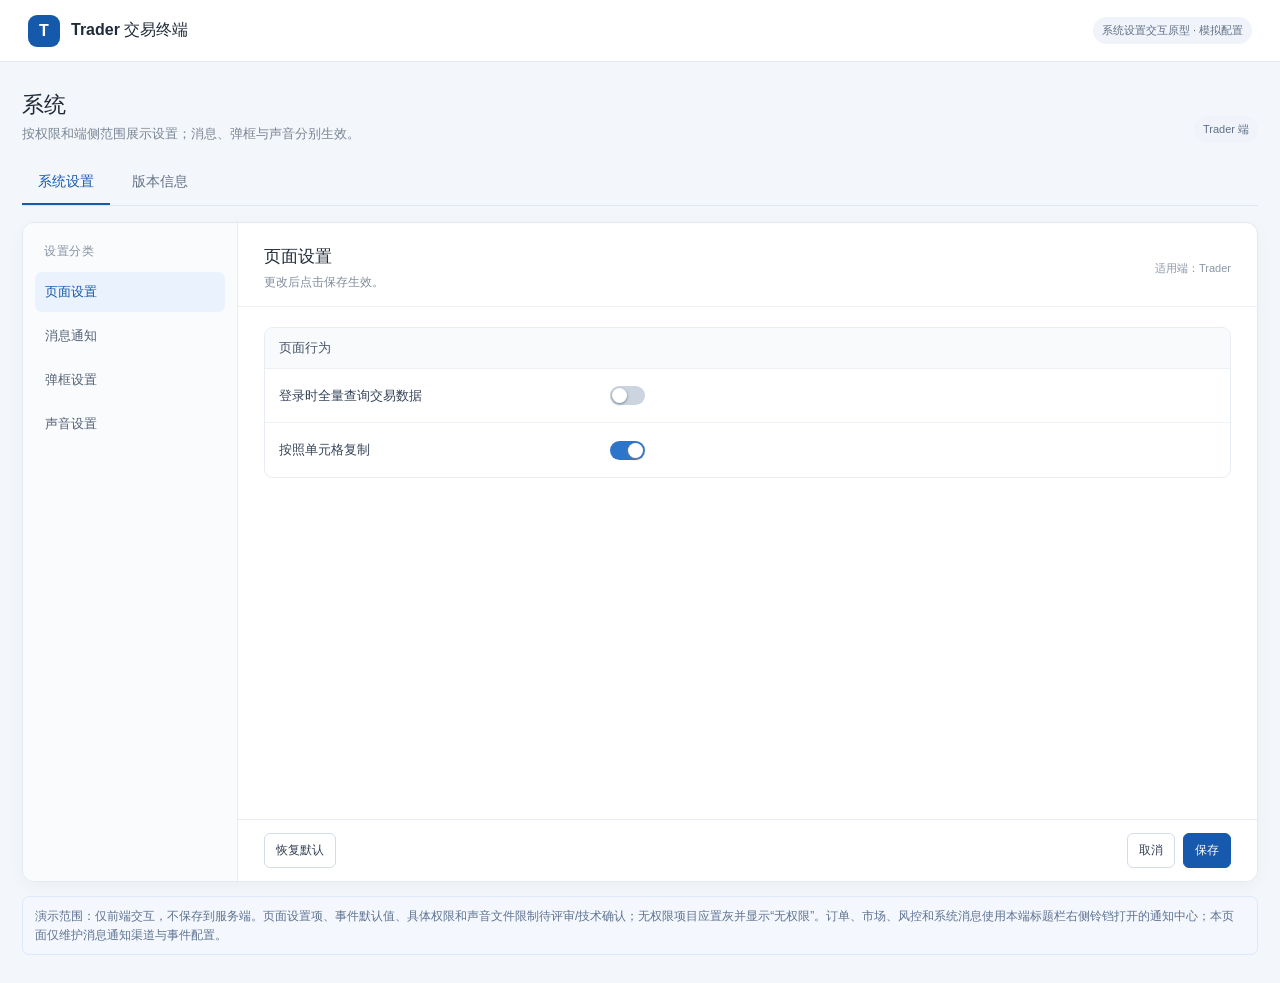
<file: trader/prototypes/system-settings-notifications.html>
<!doctype html>
<html lang="zh-CN">
<head>
  <meta charset="utf-8">
  <meta name="viewport" content="width=device-width, initial-scale=1">
  <title>Trader 系统设置与消息通知原型</title>
  <style>
    :root{font-family:Inter,"Microsoft YaHei",Arial,sans-serif;color:#202b3a;background:#f3f6fa;font-synthesis:none}*{box-sizing:border-box}body{margin:0}.topbar{height:62px;background:#fff;border-bottom:1px solid #e4eaf1;display:flex;align-items:center;justify-content:space-between;padding:0 28px}.brand{display:flex;gap:11px;align-items:center;font-weight:700}.logo{width:32px;height:32px;background:#1559aa;border-radius:9px;color:white;display:grid;place-items:center}.badge{font-size:11px;background:#f0f4fa;color:#617087;border-radius:99px;padding:6px 9px}.layout{max-width:1280px;margin:28px auto;padding:0 22px}.page-head{display:flex;align-items:end;justify-content:space-between;margin:0 0 18px}.page-head h1{font-size:22px;margin:0 0 5px}.page-head p{font-size:13px;color:#7b8797;margin:0}.primary-tabs{display:flex;gap:6px;border-bottom:1px solid #dfe6ef;margin-bottom:16px}.primary-tabs button{border:0;background:transparent;color:#65748a;padding:12px 16px;font-size:14px;cursor:pointer;border-bottom:2px solid transparent}.primary-tabs button.active{color:#175bad;font-weight:700;border-color:#175bad}.settings-shell{min-height:660px;background:#fff;border:1px solid #e3e9f0;border-radius:12px;display:grid;grid-template-columns:215px 1fr;overflow:hidden;box-shadow:0 5px 18px rgba(22,38,66,.035)}.sidenav{background:#fafbfd;border-right:1px solid #e7ecf2;padding:20px 12px}.sidenav h2{font-size:12px;color:#8692a3;letter-spacing:.05em;margin:0 9px 10px}.section-btn{width:100%;text-align:left;border:0;background:transparent;color:#526176;border-radius:7px;padding:11px 10px;margin:2px 0;font-size:13px;cursor:pointer}.section-btn.active{background:#eaf2fd;color:#1559aa;font-weight:700}.main{display:flex;flex-direction:column;min-width:0}.main-head{padding:22px 26px 15px;border-bottom:1px solid #eef1f5;display:flex;justify-content:space-between;align-items:center;gap:15px}.main-head h2{font-size:17px;margin:0}.main-head p{font-size:12px;color:#818d9c;margin:6px 0 0}.scroll{flex:1;padding:20px 26px 24px;max-height:590px;overflow:auto}.group{border:1px solid #e8edf3;border-radius:9px;margin:0 0 15px;overflow:hidden}.group-title{margin:0;background:#f9fafc;padding:11px 14px;font-size:13px;color:#455368;border-bottom:1px solid #edf0f4}.setting-row{display:grid;grid-template-columns:minmax(190px,1.1fr) minmax(210px,1fr) minmax(180px,1.1fr);gap:16px;align-items:center;min-height:54px;padding:10px 14px;border-bottom:1px solid #eff2f6}.setting-row:last-child{border-bottom:0}.setting-name{font-size:13px;color:#344256}.setting-help{font-size:11px;color:#8994a3;line-height:1.5}.control{display:flex;align-items:center;gap:9px}.toggle{appearance:none;width:35px;height:19px;border-radius:12px;background:#ccd4df;position:relative;cursor:pointer;flex:none;transition:.15s}.toggle:before{content:"";position:absolute;width:15px;height:15px;top:2px;left:2px;border-radius:50%;background:#fff;box-shadow:0 1px 3px #718096;transition:.15s}.toggle:checked{background:#2c75c9}.toggle:checked:before{left:18px}.toggle:disabled,select:disabled,button:disabled{opacity:.48;cursor:not-allowed}.select{height:34px;border:1px solid #d7dfe9;border-radius:6px;background:#fff;padding:0 9px;color:#344256;font-size:12px;min-width:170px}.small-btn,.btn{border:1px solid #d4dce7;background:#fff;border-radius:6px;color:#344256;padding:8px 11px;font-size:12px;cursor:pointer}.btn.primary{background:#1759ad;color:#fff;border-color:#1759ad}.btn.ghost{background:#fff}.btn:hover,.small-btn:hover{filter:brightness(.97)}.footbar{position:sticky;bottom:0;background:#fff;border-top:1px solid #e8edf3;padding:13px 26px;display:flex;align-items:center;gap:8px}.spacer{flex:1}.notice,.tip{font-size:12px;line-height:1.55;color:#5e7290;background:#f4f8fe;border:1px solid #dce9fb;border-radius:7px;padding:10px 12px;margin:0 0 15px}.tip{color:#7b6a3d;background:#fffaf0;border-color:#f0e5c7}.sound-actions{display:flex;gap:8px;align-items:center}.sound-library{display:flex;flex-wrap:wrap;gap:7px;margin-top:8px}.sound-chip{font-size:11px;border-radius:99px;background:#f0f4f9;padding:6px 9px;color:#53637a}.version-card{border:1px solid #e7edf3;border-radius:9px;padding:17px;margin-bottom:12px}.version-card h3{font-size:14px;margin:0 0 10px}.version-card p{font-size:13px;color:#67758a;line-height:1.7;margin:0}.right-actions{display:flex;gap:8px}.hidden{display:none!important}.toast{position:fixed;left:50%;bottom:26px;transform:translateX(-50%);padding:10px 16px;background:#172538;color:#fff;font-size:13px;border-radius:7px;opacity:0;transition:.18s;pointer-events:none}.toast.show{opacity:1}.upload-label{cursor:pointer}.pending{font-size:10px;color:#906a18;background:#fff4d9;padding:4px 7px;border-radius:99px;margin-left:6px}.disabled-label{color:#9aa4b1}.side-title{font-size:11px;color:#8b97a7;margin-left:8px}.@media(max-width:850px){.layout{padding:0 10px;margin:14px auto}.settings-shell{grid-template-columns:1fr}.sidenav{display:flex;overflow:auto;border-right:0;border-bottom:1px solid #e7ecf2;padding:8px}.sidenav h2{display:none}.section-btn{width:auto;white-space:nowrap}.setting-row{grid-template-columns:1fr;gap:8px}.scroll{padding:14px;max-height:none}.main-head,.footbar{padding-left:14px;padding-right:14px}.page-head{align-items:start;gap:10px;flex-direction:column}}
  .embedded .topbar,.embedded .page-head,.embedded .layout > .notice{display:none}.embedded .layout{margin:0;padding:8px;max-width:none}.embedded .settings-shell{height:calc(100vh - 68px);min-height:0;grid-template-rows:minmax(0,1fr)}.embedded .main,.embedded .scroll{min-height:0}.embedded .scroll{max-height:none}.embedded .footbar{flex-shrink:0}@media(max-width:850px){.embedded .settings-shell{grid-template-rows:auto minmax(0,1fr)}}
  .sound-entry{display:inline-flex;align-items:center;gap:8px;max-width:100%;padding:4px 8px;border:1px solid #e0e6ed;border-radius:6px;background:#f8fafc}.sound-entry .sound-chip{overflow-wrap:anywhere}.sound-entry button{flex:none;border:0;background:none;padding:4px;color:#1759ad;cursor:pointer;font-size:12px}.sound-entry button[data-sound-delete],.sound-editor .danger{color:#a12d36}.sound-editor{width:min(420px,calc(100% - 32px));box-sizing:border-box;border:1px solid #d5dee8;border-radius:8px;padding:20px;color:#202b3a;box-shadow:0 12px 34px #17253833}.sound-editor::backdrop{background:#17253838}.sound-editor h2{font-size:16px;margin:0 0 12px}.sound-editor p{font-size:13px;line-height:1.6;overflow-wrap:anywhere}.sound-editor input{box-sizing:border-box;width:100%;padding:8px;border:1px solid #bfcbd8;border-radius:4px}.sound-editor-error{color:#a12d36}.sound-editor-actions{display:flex;justify-content:flex-end;gap:8px;margin-top:16px}
  </style>
</head>
<body data-side="Trader">
  <header class="topbar"><div class="brand"><span class="logo">T</span><span>Trader 交易终端</span></div><div class="right-actions"><span class="badge">系统设置交互原型 · 模拟配置</span></div></header>
  <main class="layout">
    <div class="page-head"><div><h1>系统</h1><p>按权限和端侧范围展示设置；消息、弹框与声音分别生效。</p></div><span class="badge">Trader 端</span></div>
    <nav class="primary-tabs"><button class="active" data-primary="settings">系统设置</button><button data-primary="version">版本信息</button></nav>
    <section class="settings-shell" id="settingsShell">
      <aside class="sidenav"><h2>设置分类</h2><div id="sectionNav"></div></aside>
      <div class="main"><header class="main-head"><div><h2 id="sectionTitle"></h2><p id="sectionSub"></p></div><span class="side-title" id="sideLabel"></span></header><div class="scroll" id="settingsBody"></div><footer class="footbar"><button class="btn ghost" id="restoreDefaults">恢复默认</button><span class="spacer"></span><button class="btn ghost" id="cancelSettings">取消</button><button class="btn primary" id="saveSettings">保存</button></footer></div>
    </section>
    <section class="settings-shell hidden" id="versionShell"><div class="main" style="grid-column:1/-1"><header class="main-head"><div><h2>版本信息</h2><p>版本号与免责声明沿用当前客户端展示内容。</p></div></header><div class="scroll"><div class="version-card"><h3>当前版本</h3><p>由现有客户端读取并展示。本原型不填入未经确认的版本号。</p></div><div class="version-card"><h3>免责声明</h3><p>免责声明正文沿用现有产品文本；本需求不改写免责声明内容。</p></div></div></div></section>
    <p class="notice" style="margin-top:14px">演示范围：仅前端交互，不保存到服务端。页面设置项、事件默认值、具体权限和声音文件限制待评审/技术确认；无权限项目应置灰并显示“无权限”。订单、市场、风控和系统消息使用本端标题栏右侧铃铛打开的通知中心；本页面仅维护消息通知渠道与事件配置。</p>
  </main>
  <dialog class="sound-editor" id="soundEditor" aria-labelledby="soundEditorTitle">
    <form id="soundEditorForm">
      <h2 id="soundEditorTitle"></h2>
      <p id="soundEditorDescription" hidden></p>
      <input id="soundName" type="text" aria-label="声音名称" autocomplete="off">
      <p class="sound-editor-error" id="soundEditorError" role="alert" hidden></p>
      <div class="sound-editor-actions">
        <button class="btn" id="cancelSoundEdit" type="button">取消</button>
        <button class="btn primary" id="confirmSoundEdit" type="submit"></button>
      </div>
    </form>
  </dialog>
  <div class="toast" id="toast" role="status"></div>
  <script src="../../notification-channels.js"></script>
  <script>
    const side=document.body.dataset.side;
    const sections=[{id:"page",name:"页面设置"},{id:"notification",name:"消息通知"},{id:"dialogs",name:"弹框设置"},{id:"sounds",name:"声音设置"}];
    const dialogEvents={Custom:["单笔成交","未完全委托","撤单失败"],Trader:["手工单成交价格校验","HT订单确认","手工单确认撤单","HT改单确认","单笔成交","未完全委托","待审批订单","子单拒单","撤单失败","触发风控线"]};
    const defaultSettings={page:{queryAllOnLogin:false,copyByCell:true},notification:{enabled:true,order:{submit:true,cancel:true,amend:true,parentReject:true,childReject:true,execution:true,activation:true,approval:true},market:{cn:true,hk:true,us:true},risk:{existing:true},system:{loginSuccess:false,newDevice:false}},dialogs:{enabled:true,items:{}},sounds:{enabled:true,items:{orderSuccess:{enabled:true,file:"默认提示音"},orderExecution:{enabled:true,file:"清脆提示音"},cancelSuccess:{enabled:false,file:"柔和提示音"}}}};
    dialogEvents[side].forEach((_,i)=>defaultSettings.dialogs.items[`event${i}`]=i<2 || dialogEvents[side][i]==="触发风控线");
    const clone=value=>JSON.parse(JSON.stringify(value));let saved=NoticeChannels.load(side)?.settings || clone(defaultSettings);let draft=clone(saved);let section="page";let primary="settings";let uploaded=NoticeChannels.load(side)?.files || [];let toastTimer;
    const embedded = new URLSearchParams(location.search).has("embedded");
    if (embedded) document.body.classList.add("embedded");
    const builtins=["默认提示音","清脆提示音","柔和提示音","强提醒音"];
    const soundEvents=[["orderSuccess","下单成功声音"],["orderExecution","订单成交声音"],["cancelSuccess","撤单成功声音"]];
    const get=(path)=>path.split(".").reduce((obj,key)=>obj?.[key],draft);
    const set=(path,value)=>{const parts=path.split(".");const key=parts.pop();const target=parts.reduce((obj,name)=>obj[name],draft);target[key]=value;};
    const escapeHtml=value=>String(value).replace(/[&<>"']/g,ch=>({"&":"&amp;","<":"&lt;",">":"&gt;",'"':"&quot;","'":"&#39;"}[ch]));
    const options=()=>[...builtins,...uploaded.map(file=>file.name)];
    let previewName=builtins[0];
    const nameExists=(name,except)=>builtins.some(value=>value.toLowerCase()===name.toLowerCase())
      || uploaded.some(file=>file!==except && file.name.toLowerCase()===name.toLowerCase());
    const soundEditor=document.querySelector("#soundEditor");
    const soundName=document.querySelector("#soundName");
    const soundError=document.querySelector("#soundEditorError");
    let soundEdit;

    function openSoundEditor(index,remove) {
      const file=uploaded[index];
      if (!file) return;
      const affected=soundEvents.filter(([key])=>draft.sounds.items[key].file===file.name);
      soundEdit={file,remove,affected};
      document.querySelector("#soundEditorTitle").textContent=remove?"删除声音":"重命名声音";
      const description=document.querySelector("#soundEditorDescription");
      description.hidden=!remove;
      description.textContent=remove ? `确定删除「${file.name}」？${affected.length ? affected.map(([,label])=>label).join("、")+"将切回各自的默认音。" : ""}` : "";
      soundName.hidden=remove;
      soundName.value=remove?"":file.name;
      soundError.hidden=true;
      const confirm=document.querySelector("#confirmSoundEdit");
      confirm.textContent=remove?"删除":"确定";
      confirm.classList.toggle("danger",remove);
      confirm.classList.toggle("primary",!remove);
      soundEditor.showModal();
      if (remove) document.querySelector("#cancelSoundEdit").focus();
      else { soundName.focus(); soundName.select(); }
    }

    document.querySelector("#cancelSoundEdit").addEventListener("click",()=>soundEditor.close());
    document.querySelector("#soundEditorForm").addEventListener("submit",event=>{
      event.preventDefault();
      const {file,remove,affected}=soundEdit;
      if (!remove) {
        const name=soundName.value.trim();
        if (!name || nameExists(name,file)) {
          soundError.textContent=name?"已存在同名声音":"请输入声音名称";
          soundError.hidden=false;
          soundName.focus();
          return;
        }
        if (previewName===file.name) previewName=name;
        file.name=name;
        affected.forEach(([key])=>{draft.sounds.items[key].file=name;});
      } else {
        if (previewName===file.name) previewName=builtins[0];
        uploaded=uploaded.filter(item=>item!==file);
        affected.forEach(([key])=>{draft.sounds.items[key].file=defaultSettings.sounds.items[key].file;});
      }
      soundEditor.close();
      renderBody();
      toast(remove?"声音已删除，请保存设置":"声音已重命名，请保存设置");
    });
    function toast(message){const el=document.querySelector("#toast");el.textContent=message;el.classList.add("show");clearTimeout(toastTimer);toastTimer=setTimeout(()=>el.classList.remove("show"),2400);}
    function toggleRow(label,path,help="",disabled=false,badge=""){return `<div class="setting-row"><div class="setting-name ${disabled?"disabled-label":""}">${label}${badge}</div><div class="control"><input class="toggle" type="checkbox" data-setting="${path}" ${get(path)?"checked":""} ${disabled?"disabled":""}><span class="small-label"></span></div><div class="setting-help"></div></div>`;}
    function group(title,body){return `<section class="group"><h3 class="group-title">${title}</h3>${body}</section>`;}
    function channelIntro(){return "";}
    function renderPage(){return `${channelIntro("页面设置沿用现有配置机制。本原型只展示需求明确的页面行为，不推定保存范围或默认值。")}${group("页面行为",toggleRow("登录时全量查询交易数据","page.queryAllOnLogin","是否启用由当前用户配置决定。")+toggleRow("按照单元格复制","page.copyByCell","按单元格复制数据；具体复制范围沿用现有行为。"))}`;}
    function renderNotifications(){const disabled=!draft.notification.enabled;const order=toggleRow("下单通知","notification.order.submit","沿用现有订单消息矩阵。",disabled)+toggleRow("撤单通知","notification.order.cancel","沿用现有订单消息矩阵。",disabled)+toggleRow("改单通知","notification.order.amend","沿用现有订单消息矩阵。",disabled)+toggleRow("母单拒单","notification.order.parentReject","消息需标识母单层级及可用关联信息。",disabled)+toggleRow("子单拒单","notification.order.childReject","消息需标识子单层级及可用母子单关联信息。",disabled)+toggleRow("成交通知","notification.order.execution","沿用现有订单消息矩阵。",disabled)+toggleRow("激活通知","notification.order.activation","沿用现有订单消息矩阵。",disabled)+toggleRow("审批通知","notification.order.approval","沿用现有订单消息矩阵。",disabled);const market=toggleRow("沪深休市","notification.market.cn","市场事件归入市场通知。",disabled)+toggleRow("港股休市","notification.market.hk","市场事件归入市场通知。",disabled)+toggleRow("美股休市","notification.market.us","市场事件归入市场通知。",disabled);const risk=toggleRow("现有风控事件","notification.risk.existing","按既有风控事件矩阵，不在本需求中新增事件。",disabled);const system=toggleRow("登录成功","notification.system.loginSuccess","系统通知范围待评审确认。",true,'<span class="pending">范围待评审</span>')+toggleRow("新设备登录","notification.system.newDevice","系统通知范围待评审确认。",true,'<span class="pending">范围待评审</span>');return `${channelIntro("消息通知总开关只控制消息是否生成并进入标题栏铃铛，不改变弹框或声音渠道。关闭后事件原值保留。")}${group("消息通知总开关",toggleRow("消息通知","notification.enabled","控制消息记录生成及消息中心入口。"))}${group("订单通知",order)}${group("市场通知",market)}${group("风控通知",risk)}${group("系统通知",system)}`;}
    function renderDialogs(){const disabled=!draft.dialogs.enabled;const rows=dialogEvents[side].map((name,i)=>toggleRow(name,`dialogs.items.event${i}`,"弹框渠道独立生效，不受消息/声音开关影响。",disabled)).join("");return `${channelIntro(`${side}端按适用范围显示弹框事件。关闭弹框总开关仅置灰子项并保留原值。`)}${group("弹框渠道",toggleRow("弹框总开关","dialogs.enabled","只控制弹框提醒。"))}${group(`${side}端弹框事件`,rows)}`;}
    function soundRow(key,label){const item=draft.sounds.items[key],disabled=!draft.sounds.enabled||!item.enabled;const opts=options().map(name=>`<option value="${escapeHtml(name)}" ${name===item.file?"selected":""}>${escapeHtml(name)}</option>`).join("");return `<div class="setting-row"><div class="setting-name">${label}</div><div class="control"><input class="toggle" type="checkbox" data-setting="sounds.items.${key}.enabled" ${item.enabled?"checked":""} ${!draft.sounds.enabled?"disabled":""}><select class="select" data-sound-file="${key}" ${disabled?"disabled":""}>${opts}</select><button class="small-btn" type="button" data-event-preview="${key}" ${disabled?"disabled":""}>试听</button></div><div class="setting-help">事件开关、声音文件和试听单独设置。</div></div>`;}
    function renderSounds(){
      if (!options().includes(previewName)) previewName=builtins[0];
      const disabled=!draft.sounds.enabled;
      const list=uploaded.length?`<div class="sound-library">${uploaded.map((file,index)=>`<div class="sound-entry"><span class="sound-chip">${escapeHtml(file.name)}</span><button type="button" data-sound-rename="${index}" aria-label="重命名 ${escapeHtml(file.name)}">重命名</button><button type="button" data-sound-delete="${index}" aria-label="删除 ${escapeHtml(file.name)}">删除</button></div>`).join("")}</div>`:`<div class="sound-library"><span class="sound-chip">当前无自定义声音</span></div>`;
      const rows=soundEvents.map(([key,label])=>soundRow(key,label)).join("");
      const uploadRow=`<div class="setting-row"><div class="setting-name">统一上传声音文件</div><div class="control sound-actions"><label class="small-btn upload-label" for="soundUpload">选择本地声音</label><input id="soundUpload" type="file" accept="audio/*" hidden ${disabled?"disabled":""}><span class="setting-help"></span></div><div></div></div>`;
      const libraryRow=`<div class="setting-row" style="grid-template-columns:1fr"><div><div class="setting-name">可选声音</div>${list}</div></div>`;
      const previewRow=`<div class="setting-row"><div class="setting-name">试听声音</div><div class="control"><select class="select" id="previewSound">${options().map(name=>`<option ${name===previewName?"selected":""}>${escapeHtml(name)}</option>`).join("")}</select><button class="btn primary" id="playPreview" type="button">▶ 试听</button></div><div class="setting-help">试听不触发业务提醒，不改变事件当前绑定；是否受声音总开关控制待确认。</div></div>`;
      return `${channelIntro("声音渠道独立生效。文件格式、大小/时长限制、保存位置、适用范围及跨设备规则待技术确认；本原型不上传到服务器。")}${group("声音渠道",toggleRow("声音总开关","sounds.enabled","关闭后事件子项置灰且保留原值。"))}${group("声音事件配置",rows+uploadRow+libraryRow)}${group("独立声音试听",previewRow)}`;
    }
    function renderBody(){
      document.querySelector("#sectionTitle").textContent=sections.find(x=>x.id===section).name;
      document.querySelector("#sectionSub").textContent=section==="notification"?"只控制进入消息中心的记录。":section==="sounds"?"事件绑定与独立试听分别操作。":"更改后点击保存生效。";
      const nav=document.querySelector("#sectionNav");
      nav.innerHTML=sections.map(x=>`<button type="button" class="section-btn ${section===x.id?"active":""}" data-section="${x.id}">${x.name}</button>`).join("");
      nav.querySelectorAll("[data-section]").forEach(btn=>btn.addEventListener("click",()=>{section=btn.dataset.section;renderBody();}));
      const body=document.querySelector("#settingsBody");
      body.innerHTML=section==="page"?renderPage():section==="notification"?renderNotifications():section==="dialogs"?renderDialogs():renderSounds();
      body.querySelectorAll("[data-setting]").forEach(input=>input.addEventListener("change",()=>{set(input.dataset.setting,input.checked);renderBody();}));
      body.querySelectorAll("[data-sound-file]").forEach(select=>select.addEventListener("change",()=>{draft.sounds.items[select.dataset.soundFile].file=select.value;renderBody();}));
      body.querySelectorAll("[data-event-preview]").forEach(btn=>btn.addEventListener("click",()=>playSound(draft.sounds.items[btn.dataset.eventPreview].file)));
      body.querySelectorAll("[data-sound-rename]").forEach(btn=>btn.addEventListener("click",()=>openSoundEditor(Number(btn.dataset.soundRename),false)));
      body.querySelectorAll("[data-sound-delete]").forEach(btn=>btn.addEventListener("click",()=>openSoundEditor(Number(btn.dataset.soundDelete),true)));
      body.querySelector("#previewSound")?.addEventListener("change",event=>{previewName=event.target.value;});
      body.querySelector("#soundUpload")?.addEventListener("change", async event => {
        const file=event.target.files[0];
        if (!file) return;
        if (nameExists(file.name)) { toast("已存在同名声音文件"); event.target.value=""; return; }
        try {
          const url=await new Promise((resolve,reject) => {
            const reader=new FileReader();
            reader.onload=()=>resolve(reader.result);
            reader.onerror=reject;
            reader.readAsDataURL(file);
          });
          await new Promise((resolve,reject) => {
            const audio=new Audio();
            audio.onloadedmetadata=resolve;
            audio.onerror=reject;
            audio.src=url;
          });
          if (nameExists(file.name)) { toast("已存在同名声音文件"); event.target.value=""; return; }
          uploaded.push({name:file.name,url}); renderBody(); toast("声音已加入可选列表");
        } catch { toast("无法读取声音文件，请选择可播放的音频"); event.target.value=""; }
      });
      body.querySelector("#playPreview")?.addEventListener("click",()=>playSound(body.querySelector("#previewSound").value));
    }
    function playSound(name){const file=uploaded.find(item=>item.name===name);if(file){const audio=new Audio(file.url);audio.play().then(()=>toast(`正在试听：${name}`)).catch(()=>toast("声音文件无法播放，请检查文件后重试。"));return;}try{const Ctx=window.AudioContext||window.webkitAudioContext;if(!Ctx){toast(`试听占位：${name}（当前浏览器不支持音频预览）`);return;}const ctx=new Ctx(),osc=ctx.createOscillator(),gain=ctx.createGain();osc.frequency.value=name==="强提醒音"?880:name==="柔和提示音"?440:name==="清脆提示音"?660:550;gain.gain.value=.08;osc.connect(gain);gain.connect(ctx.destination);osc.start();osc.stop(ctx.currentTime+.22);osc.onended=()=>ctx.close();toast(`正在试听：${name}`);}catch{toast("声音预览不可用，请检查浏览器音频权限。");}}
    function render(){document.querySelector("#sideLabel").textContent=`适用端：${side}`;document.querySelector("#settingsShell").classList.toggle("hidden",primary!=="settings");document.querySelector("#versionShell").classList.toggle("hidden",primary!=="version");document.querySelector("#settingsShell .sidenav").classList.toggle("hidden",primary!=="settings");document.querySelectorAll("[data-primary]").forEach(btn=>btn.classList.toggle("active",btn.dataset.primary===primary));if(primary==="settings")renderBody();}
    document.querySelectorAll("[data-primary]").forEach(btn=>btn.addEventListener("click",()=>{primary=btn.dataset.primary;render();}));
    document.querySelector("#restoreDefaults").addEventListener("click",()=>{draft=clone(defaultSettings);renderBody();toast("已恢复默认，请保存以应用设置");});
    let savedFiles=clone(uploaded);
    document.querySelector("#cancelSettings").addEventListener("click",()=>{draft=clone(saved);uploaded=clone(savedFiles);renderBody();toast("已放弃未保存修改");});
    document.querySelector("#saveSettings").addEventListener("click",()=>{const payload={settings:clone(draft),files:clone(uploaded)};
      const commit=()=>{saved=payload.settings;savedFiles=payload.files;toast("设置已保存");};
      if (!embedded) {
        try { NoticeChannels.save(side,payload); commit(); } catch { toast("保存失败，请重试"); }
      } else {
        pendingSave=payload;
        document.querySelector("#saveSettings").disabled=true;
        parent.postMessage({type:"notice-settings-save",payload},"*");
      }});
    let pendingSave;
    window.addEventListener("message",event=>{
      if (!embedded || event.source!==parent) return;
      if (event.data?.type==="notice-settings-load" && event.data.payload) {
        saved=clone(event.data.payload.settings); draft=clone(saved);
        uploaded=clone(event.data.payload.files); savedFiles=clone(uploaded); render();
      }
      if (event.data?.type==="notice-settings-result" && pendingSave) {
        document.querySelector("#saveSettings").disabled=false;
        if (event.data.ok) { saved=pendingSave.settings; savedFiles=pendingSave.files; }
        toast(event.data.ok?"设置已保存":"保存失败，请重试");
        pendingSave=null;
      }
    });
    render();
  </script>
</body>
</html>
</file>
<file: message-center.css>
.notice-window[hidden] { display: none; }
.notice-window { position: fixed; z-index: 90; top: 9%; left: 50%; transform: translateX(-50%); width: min(1100px, calc(100vw - 100px)); height: min(690px, calc(100vh - 90px)); display: flex; flex-direction: column; overflow: hidden; border: 1px solid #d5dbe2; border-radius: 7px; background: #fff; box-shadow: 0 12px 38px rgba(22,38,55,.24); color: #20262d; }
.notice-window { resize: both; min-width: 740px; min-height: 420px; max-width: calc(100vw - 24px); max-height: calc(100vh - 60px); }
.notice-window-head { height: 48px; flex: none; display: flex; align-items: center; justify-content: space-between; padding: 0 18px; border-bottom: 1px solid #e1e5e9; background: #f8f9fb; }
.notice-window-head strong { font-size: 15px; }.notice-window-head span { margin-left: 10px; font-size: 12px; color: #89929c; }.notice-window-head button { border: 0; background: transparent; color: #7a838c; font-size: 23px; }
.notice-window-body { display: flex; flex: 1; min-height: 0; }.notice-sidebar { width: 134px; flex: none; padding: 12px 8px; border-right: 1px solid #e9edf1; background: #fafbfc; }.notice-sidebar button { width: 100%; height: 38px; display: flex; align-items: center; justify-content: space-between; padding: 0 13px; border: 0; border-radius: 4px; background: transparent; text-align: left; color: #535f6b; }.notice-sidebar button.active { color: #287ce8; background: #eaf3ff; font-weight: 600; }.notice-sidebar span { padding: 2px 6px; border-radius: 10px; background: #e7eef7; font-size: 11px; }
.notice-main { flex: 1; display: flex; flex-direction: column; min-width: 0; min-height: 0; padding: 18px 20px 12px; }.notice-title { display: flex; align-items: center; justify-content: space-between; }.notice-title h2 { margin: 0; font-size: 16px; }.notice-title p { margin: 5px 0 0; color: #89939d; font-size: 12px; }.notice-title .btn { height: 29px; }
.notice-tabs { display: flex; gap: 24px; margin-top: 14px; border-bottom: 1px solid #e8ebef; }.notice-tabs button { height: 38px; padding: 0 2px; border: 0; border-bottom: 2px solid transparent; background: transparent; color: #5f6974; }.notice-tabs button.active { color: #287ce8; border-bottom-color: #287ce8; font-weight: 600; }.notice-tabs em { padding: 1px 5px; border-radius: 8px; background: #eaf3ff; font-size: 10px; font-style: normal; }
.notice-query { display: flex; gap: 7px; align-items: center; padding: 14px 0; }.notice-query input, .notice-query select { height: 30px; min-width: 0; padding: 0 8px; border: 1px solid #d3d9df; border-radius: 4px; background: #fff; color: #39434d; }.notice-query input[type=date] { width: 140px; }.notice-query select { width: 100px; }.notice-query input[type=date] + select + input { width: 230px; }.notice-query .btn { height: 30px; }.notice-export { margin-left: auto; }
.notice-table-wrap { flex: 1; min-height: 0; overflow: auto; border: 1px solid #e7eaee; }.notice-table { width: 100%; border-collapse: collapse; font-size: 12px; }.notice-table th { position: sticky; top: 0; padding: 11px 9px; background: #f4f6f8; color: #6b747e; font-weight: 400; text-align: left; white-space: nowrap; }.notice-table td { padding: 12px 9px; border-top: 1px solid #edf0f3; color: #39434d; vertical-align: top; }.notice-table tbody tr:hover { background: #f7faff; }.notice-table button { padding: 0; border: 0; background: none; color: #287ce8; white-space: nowrap; font-size: 12px; }.notice-table td:last-child { white-space: nowrap; }.notice-reason-cell { min-width: 220px; line-height: 1.5; }.notice-event { white-space: nowrap; color: #5d6975; }.notice-event.danger { color: #df4751; }.notice-table .notice-empty { display: table-cell; height: 150px; text-align: center; vertical-align: middle; color: #9aa3ac; }.notice-count { padding: 10px 2px 0; color: #8b949e; font-size: 12px; text-align: right; }
.notice-detail-head { display: flex; align-items: center; gap: 18px; padding-bottom: 14px; border-bottom: 1px solid #e8ebef; }.notice-detail-head button { padding: 0; border: 0; background: transparent; color: #287ce8; }.notice-detail-wrap { display: flex; gap: 14px; padding: 25px 8px; overflow: auto; }.notice-detail-wrap > div { flex: 1; }.notice-detail-wrap h2 { margin: 0; font-size: 16px; }.notice-detail-wrap p { color: #596671; line-height: 1.7; }.notice-detail-sub { color: #919aa3 !important; font-size: 12px; }.notice-reason { margin: 18px 0; padding: 13px; border: 1px solid #f1d9dc; border-radius: 4px; background: #fffafb; }.notice-reason b { color: #bb454b; }.notice-reason p { margin: 5px 0 0; }.notice-detail-grid { display: grid; grid-template-columns: 90px 1fr; gap: 9px; max-width: 500px; margin: 20px 0; font-size: 12px; }.notice-detail-grid span:nth-child(odd) { color: #929aa2; }

.notice-window { min-width:min(680px,calc(100vw - 24px)); min-height:min(380px,calc(100vh - 60px)); }
.notice-tabs,.notice-query { flex-wrap:wrap; }
.notice-tabs { column-gap:16px; }
.notice-window button { cursor:pointer; }
.notice-title button,.notice-query button,.notification-footer button { padding:5px 11px; border:1px solid #d5dfe9; border-radius:4px; background:#fff; color:#2166b8; }
.notice-query button[type=submit] { background:#287ce8; color:#fff; border-color:#287ce8; }
.notice-query input[name=keyword] { width:min(230px,100%); }
.notification-footer { padding:7px 12px; text-align:right; border-top:1px solid #e7eaee; }
.notification-footer[hidden] { display:none; }
</file>
<file: custom/styles.css>
:root {
  --blue: #2f7df6;
  --blue-soft: #eaf3ff;
  --orange: #ff4b0b;
  --green: #00b59a;
  --line: #dce1e7;
  --text: #23272d;
  --muted: #727b85;
  --panel: #fff;
  --shell: #f3f5f7;
  --titlebar: 36px;
  --sidebar: 72px;
}

* { box-sizing: border-box; }
html, body { width: 100%; height: 100%; margin: 0; }
body { overflow: hidden; color: var(--text); background: #edf1f5; font-family: "Microsoft YaHei", "Segoe UI", sans-serif; font-size: 13px; }
button, input, select { font: inherit; }
button { color: inherit; }
svg { width: 18px; height: 18px; fill: none; stroke: currentColor; stroke-width: 1.7; stroke-linecap: round; stroke-linejoin: round; }
.icon-sprite { position: absolute; width: 0; height: 0; overflow: hidden; }

.desktop-shell { position: relative; width: 100vw; height: 100vh; min-width: 1060px; min-height: 680px; overflow: hidden; border: 1px solid #2887ff; background: var(--shell); }
.titlebar { position: absolute; inset: 0 0 auto 0; z-index: 20; height: var(--titlebar); display: flex; align-items: center; gap: 9px; padding: 0 8px; border-bottom: 1px solid #e0e4e8; background: #f8f9fa; user-select: none; }
.brand-logo { display: grid; width: 20px; height: 20px; place-items: center; border-radius: 50%; color: #fff; background: linear-gradient(145deg, #df6d00, #f9a824); box-shadow: inset 0 0 0 1px rgba(255,255,255,.45); font-family: Georgia, serif; font-size: 13px; font-weight: 700; font-style: italic; }
.product-name { white-space: nowrap; font-size: 12px; }
.user-label { display: flex; align-items: center; gap: 4px; margin-left: 5px; white-space: nowrap; color: #3e444b; }
.user-label svg { width: 17px; height: 17px; color: #6d7680; }
.notification-center { position: relative; margin-left: auto; height: 100%; display: flex; align-items: center; }
.notification-bell { position: relative; width: 34px; height: 30px; display: grid; place-items: center; border: 0; border-radius: 4px; color: #68727d; background: transparent; cursor: pointer; }
.notification-bell:hover, .notification-bell.open { color: #187be7; background: #edf4ff; }
.notification-bell svg { width: 19px; height: 19px; }
.notification-badge { position: absolute; right: 1px; top: 1px; min-width: 15px; height: 15px; display: grid; place-items: center; padding: 0 4px; border: 1px solid #fff; border-radius: 8px; color: #fff; background: #ff4c42; font-size: 9px; line-height: 1; }
.notification-badge:empty { display: none; }
.notification-popover { position: absolute; z-index: 200; top: 34px; right: -112px; width: 430px; height: 565px; overflow: hidden; border: 1px solid #d8dee6; border-radius: 7px; background: #fff; box-shadow: 0 14px 35px rgba(28,44,62,.2); }
.notification-popover[hidden] { display: none; }
.notification-head { height: 52px; display: flex; align-items: center; justify-content: space-between; padding: 0 14px; border-bottom: 1px solid #e5e8ec; }
.notification-head div { display: flex; align-items: center; gap: 10px; }.notification-head strong { font-size: 16px; }.notification-head span { color: #8a929b; font-size: 12px; }
.notification-head button { border: 0; color: #2479e9; background: transparent; cursor: pointer; }
.notification-tabs { height: 42px; display: flex; align-items: end; gap: 13px; padding: 0 14px; border-bottom: 1px solid #e7eaee; }
.notification-tabs button { position: relative; height: 42px; border: 0; color: #656f79; background: transparent; cursor: pointer; }
.notification-tabs button.active { color: #1f78e7; font-weight: 600; }.notification-tabs button.active::after { content: ""; position: absolute; left: 0; right: 0; bottom: 0; height: 2px; background: #2f80ed; }
.notification-subfilters { display: none; height: 40px; align-items: center; gap: 7px; padding: 0 14px; border-bottom: 1px solid #edf0f3; background: #fafbfd; }
.notification-popover.has-subfilters .notification-subfilters { display: flex; }
.notification-subfilters button { height: 24px; padding: 0 10px; border: 1px solid #dce2e8; border-radius: 12px; color: #66717b; background: #fff; cursor: pointer; font-size: 11px; }
.notification-subfilters button.active { border-color: #2f80ed; color: #fff; background: #2f80ed; }
.notification-filter-current { margin-left: auto; color: #1e73dd; font-size: 11px; font-weight: 600; white-space: nowrap; }
.notification-body { height: calc(100% - 94px); display: flex; flex-direction: column; }
.notification-popover.has-subfilters .notification-body { height: calc(100% - 134px); }
.notification-list { min-height: 0; flex: 1; overflow-y: auto; overflow-x: hidden; }
.notification-list[hidden], .notification-detail[hidden], .notification-tabs[hidden], .notification-subfilters[hidden], #notificationListHeader[hidden], #notificationDetailHeader[hidden], #markAllNotificationsRead[hidden] { display: none !important; }
.notification-detail-header { display: flex; flex: 1; align-items: center; gap: 12px; }
.notification-detail-header button { flex: none; padding: 5px 0; }
.notification-detail-header strong { font-size: 15px; }
.notification-detail-header span { margin-left: auto; white-space: nowrap; }
.notification-popover.detail-view .notification-tabs, .notification-popover.detail-view .notification-subfilters { display: none; }
.notification-popover.detail-view .notification-body { height: calc(100% - 52px); }
.notification-popover.detail-view .notification-detail { display: flex; flex: 1; flex-direction: column; min-height: 0; max-height: none; overflow: hidden; padding: 0; border-top: 0; box-shadow: none; }
.notification-detail-content { flex: 1; min-height: 0; overflow-y: auto; overflow-x: hidden; padding: 20px 18px; }
.notification-detail-title { display: flex; align-items: flex-start; gap: 11px; min-width: 0; }
.notification-detail-title > div { min-width: 0; display: flex; flex-direction: column; gap: 5px; }
.notification-detail-title strong { color: #24292f; font-size: 15px; line-height: 1.45; overflow-wrap: anywhere; }
.notification-detail-title > div span { color: #7b8690; font-size: 11px; }
.notification-detail-content > p { margin: 20px 0; color: #56616c; font-size: 12px; line-height: 1.75; overflow-wrap: anywhere; }
.notification-detail .message-meta { grid-template-columns: 84px minmax(0,1fr); gap: 8px; margin-bottom: 0; }
.notification-detail .message-meta span:nth-child(even) { min-width: 0; overflow-wrap: anywhere; }
.notification-detail .message-actions { flex: none; padding: 12px 14px 15px; border-top: 1px solid #edf0f3; }
.notification-item { position: relative; width: 100%; min-height: 73px; display: grid; grid-template-columns: 32px minmax(0,1fr) 42px; gap: 10px; align-items: start; padding: 11px 12px; border: 0; border-bottom: 1px solid #edf0f3; text-align: left; background: #fff; cursor: pointer; }
.notification-item:hover { background: #f7f9fc; }.notification-item.selected { background: #eaf3ff; }.notification-item.unread::after { content: ""; position: absolute; right: 9px; top: 31px; width: 6px; height: 6px; border-radius: 50%; background: #2f80ed; }
.message-icon { width: 30px; height: 30px; display: grid; place-items: center; border-radius: 50%; font-size: 14px; font-weight: 600; }.message-icon.success { color: #01947d; background: #dff6ef; }.message-icon.danger { color: #db3f4e; background: #fee9ec; }.message-icon.warning { color: #b46b08; background: #fff0d5; }.message-icon.info { color: #2673cc; background: #e6f1ff; }
.message-copy { min-width: 0; }.message-title { display: flex; align-items: center; gap: 6px; color: #24292f; font-weight: 600; }.message-status { padding: 1px 5px; border-radius: 3px; color: #5e6872; background: #edf0f3; font-size: 10px; font-weight: 400; }.message-summary { margin-top: 5px; overflow: hidden; color: #69737d; font-size: 12px; white-space: nowrap; text-overflow: ellipsis; }.message-time { padding-top: 2px; color: #8d959d; font-size: 11px; }
.notification-detail { flex: none; max-height: 245px; overflow-y: auto; padding: 12px 14px 14px; border-top: 1px solid #dfe4e9; box-shadow: 0 -5px 14px rgba(35,55,75,.05); }
.notification-detail header { display: flex; align-items: center; justify-content: space-between; margin-bottom: 7px; }.notification-detail header strong { font-size: 13px; }.notification-detail header span { color: #9098a1; font-size: 11px; }.notification-detail p { margin: 0 0 9px; color: #56616c; font-size: 12px; line-height: 1.6; }
.message-meta { display: grid; grid-template-columns: 64px 1fr; gap: 4px 8px; margin-bottom: 10px; font-size: 11px; }.message-meta span:nth-child(odd) { color: #929aa2; }.message-meta span:nth-child(even) { overflow-wrap: anywhere; }
.message-actions { display: flex; justify-content: flex-end; gap: 7px; }.message-actions button { height: 27px; padding: 0 11px; border: 1px solid #2f7df6; border-radius: 2px; color: #2878e8; background: #fff; cursor: pointer; }.message-actions button.primary { color: #fff; background: #347fee; }
.notification-empty { height: 100%; display: grid; place-items: center; color: #98a0a8; }
.titlebar-tools { display: flex; align-items: center; gap: 11px; height: 100%; color: #66717c; }
.titlebar-tools svg { width: 15px; height: 15px; stroke-width: 1.5; }
.titlebar-tools .shirt { color: #717980; font-size: 11px; }
.titlebar-tools i { display: block; width: 1px; height: 15px; background: #d3d7dc; }
.titlebar-tools span { display: grid; min-width: 13px; place-items: center; font-size: 14px; }
.titlebar-tools .close { font-size: 18px; }

.sidebar { position: absolute; left: 0; top: var(--titlebar); bottom: 0; z-index: 10; width: var(--sidebar); display: flex; flex-direction: column; justify-content: space-between; border-right: 1px solid #e1e5e9; background: #fff; }
.sidebar nav { display: flex; flex-direction: column; }
.nav-item { position: relative; width: 100%; height: 80px; display: flex; flex-direction: column; align-items: center; justify-content: center; gap: 7px; border: 0; background: transparent; cursor: pointer; }
.nav-item::before { content: ""; position: absolute; left: 0; top: 0; bottom: 0; width: 3px; background: transparent; }
.nav-item svg { width: 27px; height: 27px; stroke-width: 1.9; }
.nav-item span { font-size: 13px; }
.nav-item.active { color: #087cf0; background: #f4f8fc; }
.nav-item.active::before { background: #1687ff; }
.nav-item.system { height: 72px; color: #65717b; }

.workspace { position: absolute; left: var(--sidebar); right: 0; top: var(--titlebar); bottom: 0; display: grid; grid-template-rows: 452px minmax(190px, 1fr); gap: 7px; padding: 0 10px 8px; overflow: hidden; }
.data-workspace { position: absolute; z-index: 8; inset: 0 10px 8px 0; display: flex; min-width: 0; min-height: 0; flex-direction: column; overflow: hidden; border-radius: 6px; background: #fff; box-shadow: 0 0 0 1px #edf0f2; }
.data-workspace[hidden] { display: none; }
.data-page-heading { height: 42px; flex: none; display: flex; align-items: center; justify-content: space-between; padding: 0 12px; border-bottom: 1px solid var(--line); }
.data-page-heading > div { display: flex; align-items: center; gap: 10px; }
.data-page-heading span, .data-page-heading small { color: var(--muted); }
.data-page-heading strong { font-size: 15px; font-weight: 600; }
.holdings-filters { flex: none; padding: 4px 8px; border-bottom: 1px solid #e9edf1; }
.holdings-filter-row { display: grid; grid-template-columns: repeat(6, minmax(115px, 1fr)); gap: 7px; margin: 3px 0; }
.holdings-filter-row input, .holdings-filter-row select { width: 100%; min-width: 0; height: 28px; padding: 0 8px; border: 1px solid #c7cdd4; border-radius: 4px; color: #3f464d; background: #fff; }
.holdings-filter-row button { height: 28px; border: 0; border-radius: 3px; color: #fff; background: #3e83ed; }
.holdings-filter-row .custom-export-button { border: 1px solid var(--blue); color: var(--blue); background: #fff; }
.holdings-controls { height: 38px; flex: none; display: flex; align-items: center; justify-content: space-between; padding: 0 10px; border-bottom: 1px solid var(--line); }
.holdings-market-tabs, .holdings-mode-switch { height: 100%; display: flex; align-items: center; gap: 10px; }
.holdings-market-tabs button { min-width: 68px; height: 28px; border: 0; background: transparent; }
.holdings-market-tabs button.active { color: #fff; background: #aab0b7; }
.holdings-mode-switch button { display: inline-flex; align-items: center; gap: 5px; border: 0; padding: 3px 2px; color: #272d33; background: transparent; }
.holdings-mode-switch button.active { color: var(--blue); }
.radio-dot { width: 16px; height: 16px; display: inline-grid; place-items: center; border: 1px solid #737d86; border-radius: 50%; }
.holdings-mode-switch button.active .radio-dot::after { width: 8px; height: 8px; border-radius: 50%; background: var(--blue); content: ""; }
.holdings-grid-wrap { min-height: 0; flex: 1; overflow: auto; padding: 0 8px 8px; }
.holdings-table { min-width: 1380px; }
.holdings-table th:first-child, .holdings-table td:first-child { width: 48px; text-align: center; }
.top-grid { min-height: 0; display: grid; grid-template-columns: minmax(400px, 1.58fr) minmax(265px, .98fr) minmax(290px, 1fr); gap: 5px; }
.panel { min-width: 0; min-height: 0; overflow: hidden; border-radius: 6px; background: var(--panel); box-shadow: 0 0 0 1px #edf0f2; }
.panel-title { height: 31px; display: flex; align-items: center; padding: 0 10px; border-bottom: 2px solid #cfd4da; color: #24272b; font-size: 13px; font-weight: 500; }

.asset-panel { padding-bottom: 0; }
.account-line { height: 42px; display: flex; align-items: center; gap: 10px; padding: 0 11px; color: #525a64; }
.account-line b { color: #2d3137; font-weight: 500; }
.account-line .currency { margin-left: 2px; color: #f09300; }
.account-line svg { width: 15px; height: 15px; }
.asset-metrics { display: grid; grid-template-columns: repeat(3, minmax(0, 1fr)); row-gap: 10px; padding: 7px 12px 8px; }
.asset-metrics div { display: flex; min-width: 0; flex-direction: column; gap: 2px; }
.asset-metrics span { color: #727a83; font-size: 12px; }
.asset-metrics strong { overflow: hidden; font-size: 16px; white-space: nowrap; text-overflow: ellipsis; }
.blue { color: #2579ef !important; }
.orange { color: var(--orange) !important; }
.green { color: var(--green) !important; }
.asset-holdings-note { height: 187px; display: flex; flex-direction: column; align-items: center; justify-content: center; gap: 10px; margin: 0 8px; border-top: 1px solid #edf0f2; color: var(--muted); }
.asset-holdings-note button { border: 0; padding: 5px 10px; color: var(--blue); background: transparent; }

.data-table { width: 100%; border-collapse: collapse; table-layout: fixed; }
.data-table th { height: 36px; color: #636b75; background: #f2f4f7; border-right: 1px solid #ccd2da; border-bottom: 1px solid #d7dce2; font-weight: 400; white-space: nowrap; }
.data-table td { height: 35px; overflow: hidden; padding: 0 8px; color: #25292d; border-bottom: 1px solid #e5e8ec; white-space: nowrap; text-overflow: ellipsis; }
.data-table tbody tr:nth-child(even) { background: #f3f3f3; }
.quote-panel { padding: 0 9px 9px; }
.quote-panel .panel-title { margin: 0 -9px; }
.quote-symbol { height: 41px; display: flex; align-items: center; gap: 7px; color: #555d66; }
.quote-symbol b { color: #777f88; font-size: 12px; font-weight: 400; }
.quote-symbol svg { width: 15px; height: 15px; color: #6b747d; }
.quote-main { height: 39px; display: flex; align-items: flex-start; gap: 9px; }
.quote-main strong { color: var(--orange); font-size: 30px; line-height: 34px; }
.quote-main span { color: var(--orange); font-size: 11px; line-height: 17px; }
.quote-stats { display: grid; grid-template-columns: 40px 1fr 40px 1fr; row-gap: 4px; margin-bottom: 10px; font-size: 12px; }
.quote-stats span { color: #7a8189; }.quote-stats b { text-align: right; font-weight: 400; }
.order-book { display: grid; grid-template-columns: 1fr 1fr; }
.book-side header { height: 27px; display: flex; align-items: center; padding-left: 8px; font-weight: 500; }
.book-side.bid { background: #f7dfd7; }.book-side.ask { background: #d4efeb; }
.book-side.bid header { background: #eac5b8; }.book-side.ask header { background: #bbe4de; }
.book-side p { height: 28px; display: grid; grid-template-columns: 23px 1fr 1fr; align-items: center; margin: 0; padding: 0 7px; }
.book-side em { display: grid; width: 15px; height: 15px; place-items: center; color: #15191c; background: var(--orange); font-size: 10px; font-style: normal; }
.book-side.ask em { background: #00aa9a; }
.book-side b { color: var(--orange); font-weight: 400; }.book-side.ask b { color: #00aa9a; }
.book-side span { text-align: right; }

.order-panel { position: relative; overflow-y: auto; padding: 0 9px 9px; }
.order-panel .panel-title { margin: 0 -9px; }
.order-tabs { height: 33px; display: flex; align-items: end; }
.order-tabs button { height: 27px; flex: 1; border: 0; background: transparent; cursor: pointer; }
.order-tabs button.active { background: #aab0b7; }
.form-grid { display: grid; grid-template-columns: 72px minmax(0, 1fr); gap: 5px 8px; align-items: center; }
.form-grid label { display: flex; align-items: center; gap: 3px; color: #747b84; }
.form-grid label svg { width: 13px; height: 13px; color: #3887ef; }
.form-grid select, .order-extra input { width: 100%; height: 27px; padding: 0 7px; border: 1px solid #bdc3ca; border-radius: 3px; background: #fff; outline: none; }
.direction-switch { height: 26px; display: grid; grid-template-columns: 1fr 1fr; background: #e8eaed; }
.direction-switch button { border: 0; background: transparent; cursor: pointer; }
.direction-switch button.active { color: #fff; background: var(--orange); }
.direction-switch.sell button.active { background: #00a99a; }
.stepper { position: relative; width: calc(100% - 28px); height: 27px; display: grid; grid-template-columns: 28px minmax(0, 1fr) 28px; border: 1px solid #bdc3ca; border-radius: 3px; }
.stepper button { border: 0; background: #fff; color: #818991; font-size: 19px; cursor: pointer; }
.stepper input { min-width: 0; border: 0; text-align: center; outline: none; }
.stepper .field-settings { position: absolute; right: -28px; width: 25px; height: 25px; display: grid; place-items: center; padding: 0; color: #7e8790; background: transparent; }
.stepper .field-settings:hover, .stepper .field-settings.active { color: var(--blue); }
.stepper .field-settings svg { width: 17px; height: 17px; }
.quick-order-menu { position: absolute; right: -28px; top: 31px; z-index: 45; width: 260px; overflow: hidden; border: 1px solid #dce1e7; border-radius: 5px; background: #fff; box-shadow: 0 8px 22px rgba(35,40,46,.18); }
.quick-order-menu[hidden] { display: none; }
.quick-order-menu > header { height: 30px; display: flex; align-items: center; padding: 0 9px; border-bottom: 1px solid #dce1e7; font-weight: 500; }
.quick-order-group { padding: 5px 8px; border-bottom: 1px solid #edf0f3; }
.quick-order-group:last-child { border-bottom: 0; }
.quick-order-group > span { display: block; margin-bottom: 4px; color: #727b85; font-size: 10px; }
.quick-order-values { display: grid; grid-template-columns: repeat(4, minmax(0, 1fr)); gap: 4px; }
.quick-order-values button { height: 24px; min-width: 0; overflow: hidden; padding: 0 3px; border: 1px solid #dce1e7; border-radius: 3px; color: #59636d; background: #fff; font-size: 10px; text-overflow: ellipsis; }
.quick-order-values button:hover { border-color: var(--blue); color: var(--blue); }
.quick-order-values button.active { border-color: var(--blue); color: var(--blue); background: var(--blue-soft); }
.quick-order-empty { grid-column: 1 / -1; height: 24px; display: flex !important; align-items: center; margin: 0 !important; color: #929aa2 !important; }
.limit-hint, .available-hint { margin-top: -4px; text-align: right; color: #6f7780; font-size: 10px; }
.available-hint b { color: #1680ef; }
.amount-field { height: 27px; display: flex; align-items: center; overflow: hidden; border: 1px solid #bdc3ca; border-radius: 3px; background: #fff; }
.amount-field output { min-width: 0; flex: 1; padding: 0 8px; text-align: right; font-variant-numeric: tabular-nums; }
.amount-field span { height: 100%; display: flex; align-items: center; padding: 0 7px; border-left: 1px solid #dce1e7; color: #727b85; background: #f3f5f7; font-size: 11px; }
.expand-button { display: flex; align-items: center; gap: 3px; margin: 2px auto 1px; border: 0; color: #3a87ef; background: transparent; cursor: pointer; }
.expand-button svg { width: 13px; height: 13px; transition: transform .2s; }.expand-button.open svg { transform: rotate(180deg); }
.order-extra { display: grid; grid-template-columns: 72px 1fr; align-items: center; gap: 8px; padding: 2px 0 6px; color: #747b84; }
.order-extra[hidden] { display: none; }
.estimate { display: flex; flex-direction: column; gap: 3px; color: #747b84; font-size: 11px; }
.estimate i { color: var(--orange); font-style: normal; }.estimate b { color: #555c64; font-weight: 400; }
.order-actions { display: grid; grid-template-columns: 27px 27px minmax(0, 1fr); gap: 5px; margin-top: 5px; }
.icon-action { display: grid; height: 29px; place-items: center; border: 0; color: #6f7780; background: transparent; cursor: pointer; }.icon-action:hover, .icon-action.active { color: var(--blue); }.icon-action svg { width: 21px; height: 21px; }
.submit-order { height: 29px; border: 0; border-radius: 2px; color: #fff; background: var(--orange); cursor: pointer; }
.submit-order.sell { background: #00a99a; }

.custom-settings-dialog { position: fixed; left: 31%; top: 95px; z-index: 90; width: 400px; overflow: hidden; border: 1px solid var(--blue); border-radius: 8px; background: #fff; box-shadow: 0 14px 30px rgba(35,40,46,.22); }
.custom-settings-dialog[hidden] { display: none; }
.custom-settings-dialog > header { height: 36px; display: flex; align-items: center; justify-content: space-between; padding: 0 10px 0 12px; border-bottom: 1px solid #dce1e7; }
.custom-settings-dialog > header strong { font-weight: 600; }
.custom-settings-dialog > header button { width: 24px; height: 24px; border: 0; color: #5f6872; background: transparent; font-size: 18px; cursor: pointer; }
.custom-settings-tabs { height: 39px; display: flex; padding: 0 12px; border-bottom: 1px solid #dce1e7; }
.custom-settings-tabs button { position: relative; min-width: 78px; border: 0; color: #6a737d; background: transparent; cursor: pointer; }
.custom-settings-tabs button.active { color: var(--blue); font-weight: 500; }
.custom-settings-tabs button.active::after { content: ""; position: absolute; left: 12px; right: 12px; bottom: -1px; height: 2px; background: var(--blue); }
.custom-settings-body { min-height: 188px; padding: 14px; }
.custom-settings-body [hidden] { display: none; }
.custom-settings-dialog fieldset { min-width: 0; margin: 0; padding: 0; border: 0; }
.custom-settings-dialog legend { width: 100%; margin-bottom: 9px; color: #4f5862; }
.wheel-settings { display: grid; gap: 8px; }
.wheel-settings label { min-height: 42px; display: flex; align-items: center; justify-content: space-between; padding: 0 10px; border: 1px solid #e2e6ea; border-radius: 5px; color: #59636d; }
.wheel-settings input { width: 16px; height: 16px; margin: 0; accent-color: var(--blue); }
.retained-settings > div { display: grid; grid-template-columns: repeat(3, 1fr); gap: 9px 6px; }
.retained-settings label { display: flex; align-items: center; gap: 4px; white-space: nowrap; color: #59636d; }
.retained-settings input { width: 15px; height: 15px; margin: 0; accent-color: var(--blue); }
.common-number-settings { display: grid; gap: 12px; }
.common-number-settings > div { padding: 10px; border: 1px solid #e2e6ea; border-radius: 5px; }
.common-number-settings header { margin-bottom: 9px; color: #4f5862; font-weight: 500; }
.quick-number-inputs { display: grid; grid-template-columns: 1fr 1fr; gap: 8px 12px; }
.quick-number-inputs label { display: grid; grid-template-columns: 42px 1fr; align-items: center; gap: 5px; color: #727b85; font-size: 11px; }
.number-field { height: 27px; display: flex; align-items: center; overflow: hidden; border: 1px solid #bdc3ca; border-radius: 3px; background: #fff; }
.number-field:focus-within { border-color: var(--blue); }
.number-field input { width: 100%; min-width: 0; height: 25px; padding: 0 4px; border: 0; outline: none; font-size: 11px; appearance: textfield; }
.number-field input::-webkit-inner-spin-button { display: none; }
.number-field i { height: 100%; display: flex; align-items: center; padding: 0 5px; border-left: 1px solid #dce1e7; color: #727b85; background: #f3f5f7; font-size: 10px; font-style: normal; }
.custom-settings-dialog > footer { display: flex; justify-content: flex-end; gap: 7px; padding: 0 12px 12px; }
.custom-settings-dialog > footer button { height: 27px; min-width: 56px; border: 1px solid #bdc3ca; border-radius: 3px; background: #fff; cursor: pointer; }
.custom-settings-dialog > footer .primary { border-color: var(--blue); color: #fff; background: var(--blue); }

.order-list-panel { display: flex; flex-direction: column; }
.list-toolbar { height: 36px; display: flex; justify-content: space-between; padding: 4px 8px 0; }
.list-tabs { display: flex; align-items: end; }
.list-tabs button { min-width: 80px; height: 31px; border: 0; background: transparent; cursor: pointer; }.list-tabs button.active { background: #f0f2f5; }
.list-tabs .add-tab { min-width: 40px; font-size: 22px; }
.list-actions { display: flex; align-items: center; gap: 8px; }.list-actions button { height: 28px; padding: 0 15px; border: 0; color: #fff; background: #aab2bb; }.list-actions .primary { background: #4382eb; cursor: pointer; }
.orders-wrap { min-height: 0; flex: 1; overflow: auto; padding: 0 5px 5px; }
.orders-table { min-width: 1120px; }.orders-table th { height: 36px; }.orders-table td { height: 34px; text-align: center; }
.orders-table .empty-row td { height: 90px; color: #a0a7ae; background: #fff; }

.toast { position: fixed; top: calc(var(--titlebar) + 10px); right: 16px; z-index: 150; max-width: min(380px, calc(100vw - 32px)); padding: 9px 16px; border-radius: 4px; color: #fff; background: rgba(35,40,46,.9); box-shadow: 0 8px 22px rgba(0,0,0,.18); opacity: 0; transform: translateY(-8px); transition: .2s ease; pointer-events: none; line-height: 1.5; }
.toast.show { opacity: 1; transform: translateY(0); }

@media (max-width: 1150px) {
  .workspace { grid-template-rows: 452px minmax(170px, 1fr); }
  .top-grid { grid-template-columns: minmax(390px, 1.45fr) minmax(245px, .9fr) minmax(275px, .96fr); }
  .asset-metrics strong { font-size: 14px; }
  .holdings-filter-row { grid-template-columns: repeat(3, minmax(115px, 1fr)); }
}


.business-notice-popup { position:fixed; top:46px; right:16px; z-index:160; display:flex; gap:12px; align-items:flex-start; width:min(360px,calc(100vw - 32px)); padding:12px 14px; border:1px solid #d5dbe2; border-left:3px solid #2e71c9; border-radius:6px; color:#20262d; background:#fff; box-shadow:0 8px 24px #12233422; }
.business-notice-popup strong { display:block; margin-bottom:4px; }
.business-notice-popup button { margin-left:auto; border:0; background:transparent; color:#677582; cursor:pointer; }
.has-pending-reminder .business-notice-popup { top:106px; }

.notice-related-order td { background:#eaf3ff; }
</file>
<file: trader/styles.css>
:root {
  --blue: #287ce8;
  --blue-strong: #196fd7;
  --blue-soft: #cfe0fb;
  --navy: #0c2d52;
  --bg: #f4f6f8;
  --panel: #fff;
  --line: #d3d8de;
  --line-dark: #b9c0c9;
  --muted: #747d86;
  --text: #14181c;
  --stripe: #f0f1f2;
  --selected: #c8dcfb;
  --orange: #ff4e0a;
  --orange-soft: #f3c4b2;
  --teal: #00ad9e;
  --teal-soft: #bfe7e2;
  --danger: #f65361;
  --sidebar-width: 72px;
  --titlebar-height: 38px;
  font-family: "Microsoft YaHei UI", "PingFang SC", Arial, sans-serif;
  color: var(--text);
  background: var(--bg);
}

* { box-sizing: border-box; }
html, body { width: 100%; height: 100%; margin: 0; overflow: hidden; }
body { min-width: 980px; min-height: 680px; font-size: 13px; }
button, input, select { font: inherit; }
button { cursor: pointer; }
.svg-defs { position: absolute; width: 0; height: 0; overflow: hidden; }

.app-shell {
  position: relative;
  width: 100vw;
  height: 100vh;
  overflow: hidden;
  border: 1px solid var(--blue);
  background: var(--bg);
}

.titlebar {
  height: var(--titlebar-height);
  display: flex;
  align-items: center;
  padding: 0 8px 0 7px;
  background: #f7f8fa;
  border-bottom: 1px solid #e5e8eb;
  user-select: none;
}
.brand-mark {
  width: 19px; height: 19px; border-radius: 50%;
  display: grid; place-items: center;
  margin-right: 20px;
  color: white; font: italic 700 11px/1 Georgia, serif;
  background: linear-gradient(145deg, #ffb400, #d32600);
  box-shadow: inset 0 0 0 1px rgba(255,255,255,.65), 0 0 0 1px #c96800;
}
.product-title { font-size: 13px; white-space: nowrap; }
.user-chip { margin-left: 12px; display: flex; align-items: center; gap: 6px; }
.user-dot { width: 11px; height: 11px; border: 1px solid #68717a; border-radius: 50%; position: relative; }
.user-dot::after { content: ""; position: absolute; left: -3px; top: 9px; width: 15px; height: 6px; border: 1px solid #68717a; border-bottom: 0; border-radius: 8px 8px 0 0; }
.window-tools { height: 100%; display: flex; align-items: center; gap: 12px; color: #6f7880; font-size: 14px; }
.window-tools b { width: 1px; height: 18px; background: #bfc5ca; margin: 0 2px; }

.notification-center { position: relative; margin-left: auto; margin-right: 9px; height: 100%; display: flex; align-items: center; z-index: 60; }
.notification-bell {
  position: relative; width: 30px; height: 30px; display: grid; place-items: center;
  padding: 0; border: 0; border-radius: 5px; color: #56616b; background: transparent;
}
.notification-bell:hover, .notification-bell.active { color: var(--blue); background: #e9f2ff; }
.notification-bell svg { width: 19px; height: 19px; fill: none; stroke: currentColor; stroke-width: 1.8; stroke-linecap: round; stroke-linejoin: round; }
.notification-badge {
  position: absolute; top: 1px; right: 0; min-width: 16px; height: 16px; padding: 0 4px;
  display: none; align-items: center; justify-content: center;
  border: 2px solid #f7f8fa; border-radius: 9px; color: #fff; background: #ef4452;
  font-size: 9px; font-weight: 700; line-height: 12px;
}
.notification-badge.show { display: flex; }
.notification-popover {
  position: absolute; top: calc(100% + 5px); right: -2px; width: min(408px, calc(100vw - var(--sidebar-width) - 24px)); height: min(590px, calc(100vh - 56px));
  display: flex; flex-direction: column; overflow: hidden; user-select: text;
  color: #20262d; background: #fff; border: 1px solid #d5dbe2; border-radius: 8px;
  box-shadow: 0 14px 38px rgba(18, 35, 52, .22), 0 2px 7px rgba(18, 35, 52, .1);
}
.notification-popover::before {
  content: ""; position: absolute; top: -6px; right: 10px; width: 11px; height: 11px;
  background: #fff; border-top: 1px solid #d5dbe2; border-left: 1px solid #d5dbe2; transform: rotate(45deg);
}
.notification-head { position: relative; height: 54px; flex: none; display: flex; align-items: center; padding: 0 16px; border-bottom: 1px solid #edf0f3; }
.notification-head h2 { margin: 0; font-size: 16px; }
.notification-head .notification-total { margin-left: 7px; color: #7c8791; font-size: 12px; font-weight: 400; }
.notification-head button { margin-left: auto; padding: 5px 0; border: 0; color: var(--blue); background: transparent; font-size: 12px; }
.notification-filters { height: 42px; flex: none; display: flex; align-items: end; gap: 2px; padding: 0 10px; border-bottom: 1px solid #edf0f3; }
.notification-filter { position: relative; height: 41px; min-width: 54px; padding: 0 8px; border: 0; color: #59636d; background: transparent; }
.notification-filter:hover { color: var(--blue); }
.notification-filter.active { color: var(--blue); font-weight: 600; }
.notification-filter.active::after { content: ""; position: absolute; left: 9px; right: 9px; bottom: -1px; height: 2px; background: var(--blue); }
.notification-subfilters { height: 40px; flex: none; display: flex; align-items: center; gap: 7px; padding: 0 14px; border-bottom: 1px solid #edf0f3; background: #fafbfd; }
.notification-subfilter { height: 24px; padding: 0 10px; border: 1px solid #dce2e8; border-radius: 12px; color: #66717b; background: #fff; font-size: 11px; cursor: pointer; }
.notification-subfilter.active { border-color: var(--blue); color: #fff; background: var(--blue); }
.notification-filter-current { margin-left: auto; color: var(--blue); font-size: 11px; font-weight: 600; white-space: nowrap; }
.notification-list { flex: 1; min-height: 0; overflow-y: auto; overflow-x: hidden; background: #fbfcfd; }
.notification-item {
  position: relative; width: 100%; min-height: 83px; display: grid; grid-template-columns: 36px 1fr auto;
  column-gap: 9px; padding: 12px 14px; border: 0; border-bottom: 1px solid #edf0f3;
  color: inherit; text-align: left; background: #fff;
}
.notification-item:hover { background: #f5f9ff; }
.notification-item.unread::after { content: ""; position: absolute; top: 16px; right: 9px; width: 6px; height: 6px; border-radius: 50%; background: var(--blue); }
.notification-icon { width: 32px; height: 32px; display: grid; place-items: center; border-radius: 50%; font-size: 15px; font-weight: 700; }
.notification-icon.success { color: #16875b; background: #e3f5ed; }
.notification-icon.danger { color: #d73d4d; background: #fee9ec; }
.notification-icon.warning { color: #b46b08; background: #fff1d7; }
.notification-icon.info { color: #2e71c9; background: #e7f1ff; }
.notification-copy { min-width: 0; }
.notification-title-row { display: flex; align-items: center; gap: 7px; padding-right: 6px; }
.notification-title { overflow: hidden; color: #20262d; font-size: 13px; font-weight: 600; white-space: nowrap; text-overflow: ellipsis; }
.notification-status { flex: none; padding: 1px 5px; border-radius: 3px; color: #59636c; background: #eef1f4; font-size: 10px; }
.notification-summary { margin-top: 5px; overflow: hidden; color: #68737d; font-size: 12px; line-height: 18px; white-space: nowrap; text-overflow: ellipsis; }
.notification-time { padding: 2px 7px 0 4px; color: #929aa2; font-size: 11px; white-space: nowrap; }
.notification-detail-header { gap: 12px; }
.notification-detail-header button { flex: none; margin-left: 0; padding: 5px 0; border: 0; color: var(--blue); background: transparent; font-size: 12px; }
.notification-detail-header h2 { font-size: 15px; }
.notification-detail-date { margin-left: auto; color: #8b949d; font-size: 11px; white-space: nowrap; }
.notification-detail-content { flex: 1; min-height: 0; overflow-y: auto; overflow-x: hidden; padding: 20px 18px; }
.notification-detail-title { display: flex; align-items: flex-start; gap: 11px; min-width: 0; }
.notification-detail-title > div { min-width: 0; }
.notification-detail-title h3 { margin: 0 0 5px; color: #20262d; font-size: 15px; line-height: 1.45; overflow-wrap: anywhere; }
.notification-detail-type { color: #7b8690; font-size: 11px; }
.notification-detail-body { margin: 20px 0; color: #4f5b66; font-size: 12px; line-height: 1.75; overflow-wrap: anywhere; }
.notification-meta { display: grid; grid-template-columns: 84px minmax(0, 1fr); row-gap: 8px; font-size: 11px; }
.notification-meta span:nth-child(odd) { color: #929aa2; }
.notification-meta span:nth-child(even) { min-width: 0; overflow-wrap: anywhere; }
.notification-detail-actions { flex: none; display: flex; justify-content: flex-end; gap: 7px; padding: 12px 16px 15px; border-top: 1px solid #edf0f3; background: #fff; }
.notification-detail-actions .btn { height: 27px; font-size: 12px; }
.notification-empty { min-height: 180px; display: grid; place-items: center; color: #9aa3ac; font-size: 12px; }
.notification-footer { flex: none; padding: 10px; text-align: center; border-top: 1px solid #edf0f3; background: #fff; }
.notification-footer button { border: 0; background: transparent; color: var(--blue); font-size: 12px; }

.sidebar {
  position: absolute; left: 0; top: var(--titlebar-height); bottom: 0;
  width: var(--sidebar-width); background: #fff; border-right: 1px solid #e2e5e8;
  display: flex; flex-direction: column;
}
.sidebar nav { flex: 1; }
.nav-item {
  position: relative; width: 100%; height: 80px; border: 0; background: #fff;
  display: flex; flex-direction: column; justify-content: center; align-items: center; gap: 5px;
  color: #111; padding: 0;
}
.nav-item:hover { background: #f6f9fd; }
.nav-item.active { color: #087be7; background: #f7fbff; }
.nav-item.active::before { content: ""; position: absolute; left: 0; top: 0; bottom: 0; width: 2px; background: var(--blue); }
.nav-item svg { width: 28px; height: 28px; fill: none; stroke: currentColor; stroke-width: 1.8; stroke-linecap: round; stroke-linejoin: round; }
.nav-item span { font-size: 13px; }
.system-button { height: 74px; color: #707980; }

.workspace {
  position: absolute; left: var(--sidebar-width); right: 0; top: var(--titlebar-height); bottom: 0;
  padding: 0 10px 10px; overflow: hidden; outline: none;
}
.pending-task-reminder { display: none; position: absolute; top: calc(var(--titlebar-height) + 8px); right: 12px; z-index: 30; }
.pending-task-reminder.show { display: block; }
.pending-task-card { width: min(420px, calc(100vw - var(--sidebar-width) - 24px)); min-height: 54px; display: flex; align-items: center; gap: 10px; padding: 8px 10px; border: 1px solid #d5dbe2; border-radius: 6px; color: #20262d; background: #fff; box-shadow: 0 8px 22px rgba(18, 35, 52, .12); }
.pending-task-icon { width: 25px; height: 25px; flex: none; display: grid; place-items: center; border-radius: 50%; color: #2e71c9; background: #e7f1ff; font-weight: 700; }
.pending-task-copy { min-width: 0; flex: 1; }
.pending-task-title { display: block; font-weight: 700; line-height: 1.35; }
.pending-task-summary { display: block; overflow: hidden; color: #68737d; font-size: 11px; text-overflow: ellipsis; white-space: nowrap; }
.pending-task-action { flex: none; padding: 6px 9px; border: 0; border-radius: 4px; color: #fff; background: var(--blue); font-size: 11px; }
.pending-task-action:hover { background: var(--blue-strong); }
.view { width: 100%; height: 100%; display: grid; gap: 8px; }
.view.with-trade-panel { grid-template-columns: minmax(650px, 1fr) 340px; }
.main-column, .side-column { min-width: 0; min-height: 0; display: flex; flex-direction: column; gap: 8px; }
.side-column { padding-top: 0; }
.panel { background: var(--panel); border-radius: 5px; overflow: hidden; min-height: 0; }
.panel.bordered { border: 1px solid #e1e4e8; }

.top-tabs, .sub-tabs {
  height: 30px; flex: none; display: flex; align-items: stretch; gap: 6px; border-bottom: 1px solid var(--line-dark); background: #fff;
}
.data-tabs { overflow-x: auto; overflow-y: hidden; gap: 2px; }
.data-tabs .top-tab { padding: 0 13px; }
.top-tab, .sub-tab {
  border: 0; background: transparent; padding: 0 15px; color: #161b20; white-space: nowrap;
}
.top-tab:hover, .sub-tab:hover { color: var(--blue); }
.top-tab.active { background: #f2f4f7; border: 1px solid var(--line); border-bottom-color: #f2f4f7; border-radius: 3px 3px 0 0; }
.sub-tab.active { color: var(--blue); position: relative; }
.sub-tab.active::after { content: ""; position: absolute; left: 12px; right: 12px; bottom: -1px; height: 2px; background: var(--blue); }

.toolbar { flex: none; min-height: 42px; display: flex; align-items: center; gap: 8px; padding: 7px 10px; background: #fff; }
.toolbar.compact { min-height: 35px; padding-top: 5px; padding-bottom: 5px; }
.field, .select-field {
  height: 28px; border: 1px solid #c7cdd4; border-radius: 4px; background: #fff; color: #3f464d; padding: 0 10px; min-width: 130px;
}
.select-field { appearance: auto; }
.field.search { min-width: 210px; }
.search-wrap { position: relative; }
.search-wrap::after { content: "⌕"; position: absolute; right: 9px; top: 2px; color: #777f87; font-size: 20px; pointer-events: none; }
.search-wrap .field { padding-right: 31px; }
.clearable { position: relative; }
.clearable::after { content: "×"; position: absolute; right: 8px; top: 5px; color: #727b84; }
.clearable .field { padding-right: 25px; }

.btn { height: 29px; min-width: 60px; border: 1px solid transparent; border-radius: 2px; padding: 0 14px; background: #e9edf1; color: #20262c; }
.btn:hover { filter: brightness(.97); }
.btn.primary { color: white; background: #3e83ed; }
.btn.danger { color: white; background: var(--danger); }
.btn.ghost { background: #fff; border-color: var(--blue); color: var(--blue); }
.btn.dark { color: white; background: var(--navy); }
.btn.muted { color: #fff; background: #aeb6bf; }
.toolbar-spacer { flex: 1; }
.tiny-icon { color: #707981; font-size: 20px; }

.data-table { width: 100%; border-collapse: collapse; table-layout: fixed; font-size: 12px; }
.data-table th { height: 36px; color: #69727b; font-weight: 400; background: #f1f3f6; border-right: 1px solid #c7cdd4; border-bottom: 1px solid #c7cdd4; white-space: nowrap; overflow: hidden; text-overflow: ellipsis; }
.data-table td { height: 34px; padding: 0 7px; white-space: nowrap; overflow: hidden; text-overflow: ellipsis; }
.data-table tbody tr:nth-child(even) { background: #e9eaeb; }
.data-table tbody tr:nth-child(odd) { background: #f7f7f7; }
.data-table tbody tr:hover { background: #dbe8fb; }
.data-table tbody tr.selected { background: var(--selected); }
.data-table .number { text-align: right; font-variant-numeric: tabular-nums; }
.data-table .center { text-align: center; }
.data-table .buy { color: var(--orange); }
.data-table .sell { color: var(--teal); }
.data-table .warning-cell { background: #f49a1c; color: white; }
.data-table .pending-cell { background: #397fdf; color: white; }
.table-action { height: 24px; border: 0; border-radius: 2px; padding: 0 12px; color: #fff; background: var(--blue); }
.table-wrap { min-height: 0; overflow: auto; background: #fff; }
.table-footer { height: 35px; display: flex; align-items: center; justify-content: flex-end; gap: 9px; padding: 0 10px; background: #fff; border-top: 1px solid #e5e7e9; }
.pager { font-size: 18px; color: #929aa2; letter-spacing: 5px; }

.market-main { flex: 1; display: grid; grid-template-rows: 73px minmax(290px, 1fr); min-height: 0; }
.market-toolbar { padding: 8px 12px 0; display: grid; grid-template-rows: 32px 32px; }
.market-row { display: flex; align-items: center; gap: 16px; }
.market-row .search-wrap { margin-left: 8px; }
.market-tabs button { border: 0; background: transparent; height: 31px; padding: 0 9px; }
.market-tabs button.active { color: var(--blue); border-bottom: 2px solid var(--blue); }
.blank-canvas { background: #fff; min-height: 250px; border-radius: 0 0 5px 5px; position: relative; }
.blank-canvas::after { content: ""; position: absolute; left: 6%; bottom: 3px; width: 170px; height: 8px; border-radius: 5px; background: #898e91; }

.quote-panel { flex: 0 0 383px; padding: 11px 13px 8px; }
.quote-panel h2, .order-panel h2 { margin: 0 0 17px; font-size: 18px; }
.symbol-line { font-size: 14px; margin-bottom: 4px; }
.symbol-line small { color: #7c858d; margin-left: 7px; }
.price-line { display: flex; align-items: flex-start; gap: 9px; }
.last-price { color: var(--orange); font-size: 31px; line-height: 1.1; font-weight: 700; letter-spacing: -.4px; }
.change { color: var(--orange); font-size: 12px; line-height: 17px; }
.quote-stats { display: grid; grid-template-columns: 42px 1fr 42px 1fr; row-gap: 5px; margin: 8px 0 9px; font-size: 12px; }
.quote-stats .label { color: #707981; }
.quote-stats .value { text-align: right; font-variant-numeric: tabular-nums; }
.quote-stats .up { color: var(--orange); }
.quote-stats .down { color: var(--teal); }
.order-book { display: grid; grid-template-columns: 1fr 1fr; gap: 3px; }
.book-side { padding: 7px 8px 5px; min-width: 0; }
.book-side.bid { background: var(--orange-soft); }
.book-side.ask { background: var(--teal-soft); }
.book-title { font-weight: 700; margin-bottom: 5px; }
.book-row { height: 27px; display: grid; grid-template-columns: 20px 1fr 1fr; align-items: center; font-variant-numeric: tabular-nums; }
.book-level { width: 17px; height: 17px; color: #111; display: grid; place-items: center; }
.bid .book-level { background: var(--orange); }
.ask .book-level { background: var(--teal); }
.book-price { color: var(--orange); }
.book-size { text-align: right; }

.order-panel { flex: 1; padding: 9px 12px 10px; overflow: auto; }
.order-panel h2 { margin-bottom: 7px; }
.trade-tabs { display: grid; grid-template-columns: repeat(3, 1fr); gap: 2px; margin: 0 0 6px; }
.trade-tabs button, .mini-tabs button { height: 31px; border: 0; background: #fff; }
.trade-tabs button.active { background: #aeb4bb; }
.mini-tabs { display: flex; gap: 4px; margin-bottom: 9px; }
.mini-tabs button { padding: 0 12px; }
.mini-tabs button.active { color: var(--blue); background: #eaf2ff; }
.form-row { min-height: 32px; display: grid; grid-template-columns: 72px minmax(0, 1fr); align-items: center; }
.form-label { color: #6f7780; }
.form-label.required::before { content: "*"; color: #ef4935; margin-right: 2px; }
.form-control { height: 28px; border: 1px solid #c9cfd5; background: #fff; border-radius: 3px; padding: 0 8px; min-width: 0; width: 100%; }
.direction-toggle { display: grid; grid-template-columns: 1fr 1fr; height: 29px; }
.direction-toggle button { border: 0; background: #eff1f4; color: var(--teal); }
.direction-toggle button.active.buy { color: #fff; background: var(--orange); }
.direction-toggle button.active.sell { color: #fff; background: var(--teal); }
.stepper { display: grid; grid-template-columns: 30px 1fr 30px; height: 28px; border: 1px solid #c9cfd5; border-radius: 3px; overflow: hidden; }
.stepper button { border: 0; background: #fff; color: #828a91; font-size: 21px; line-height: 1; }
.stepper input { min-width: 0; width: 100%; border: 0; text-align: center; outline: none; font-variant-numeric: tabular-nums; }
.qty-hint { font-size: 11px; text-align: right; margin: -4px 2px 4px 0; }
.qty-hint b { color: #00aacc; }
.mode-hint { margin: -2px 2px 3px 72px; min-height: 17px; color: #7b848d; font-size: 11px; text-align: right; }
.check-row { min-height: 28px; display: flex; align-items: center; gap: 6px; margin-left: 72px; font-size: 12px; }
.check-row input { accent-color: var(--blue); }
.check-row span { color: #8a9299; font-size: 11px; }
.inline-time { width: 88px; height: 24px; border: 1px solid #c9cfd5; border-radius: 3px; }
.fractions { display: grid; grid-template-columns: repeat(4, 1fr); gap: 3px; margin-left: 72px; }
.fractions button { height: 26px; color: #fff; border: 0; background: #3f82ed; border-radius: 2px; }
.order-actions { display: flex; align-items: center; gap: 8px; margin-top: 9px; }
.order-actions .icon-action { border: 0; background: transparent; color: #768089; font-size: 21px; padding: 0; }
.submit-order { flex: 1; height: 31px; border: 0; border-radius: 2px; color: white; background: var(--orange); }
.submit-order.sell { background: var(--teal); }

.orders-view .main-column { display: grid; grid-template-rows: 408px 1fr; }
.orders-panel { display: flex; flex-direction: column; }
.orders-toolbar { flex-wrap: wrap; align-content: flex-start; min-height: 94px; }
.orders-toolbar .field, .orders-toolbar .select-field { min-width: 180px; }
.orders-toolbar .order-attribute-filter { min-width: 165px; }
.empty-order-result { height: 72px !important; color: #7a838c; text-align: center; }
.orders-actions { width: 100%; display: flex; gap: 9px; }
.split-panels { min-height: 0; display: grid; grid-template-columns: 44% 56%; gap: 7px; }
.empty-table-panel { display: flex; flex-direction: column; }
.panel-title { height: 31px; padding: 7px 10px; border-bottom: 1px solid var(--line-dark); font-size: 13px; }
.empty-table-panel .table-wrap { flex: 1; }
.empty-hint { height: 90px; display: grid; place-items: center; color: #9aa2aa; }
.panel-note { float: right; color: #899199; font-size: 11px; }
.compact-action { padding: 0 6px; margin: 0 2px; font-size: 11px; }
.ghost-action { color: var(--blue); background: #fff; border: 1px solid var(--blue); }
.link-button { border: 0; background: transparent; color: var(--blue); padding: 0; }

.cards { flex: none; display: grid; grid-template-columns: repeat(6, 1fr); gap: 11px; padding: 13px 12px 11px; }
.stat-card { min-width: 0; height: 90px; border: 1px solid #d4d9df; border-radius: 14px; padding: 10px 14px; background: #fbfcfd; }
.stat-label { color: #707983; font-size: 14px; margin-bottom: 4px; }
.stat-value { font-size: 27px; font-weight: 700; white-space: nowrap; }
.stat-note { color: #7a838b; white-space: nowrap; overflow: hidden; text-overflow: ellipsis; }
.lend-view { display: flex; flex-direction: column; }
.lend-view .top-tabs { padding-left: 0; }
.lend-mode { display: flex; gap: 10px; padding: 9px 12px; }
.lend-mode .btn { height: 30px; min-width: 125px; }
.lend-section { margin: 0 12px; display: flex; flex-direction: column; min-height: 0; }
.lend-section.top { flex: 1; border-bottom: 1px solid #e7eaed; }
.lend-section.bottom { flex: .75; }
.section-header { height: 44px; display: flex; align-items: center; gap: 8px; padding: 0 8px; font-size: 16px; font-weight: 700; }
.section-header .toolbar-spacer { flex: 1; }
.pill { display: inline-flex; align-items: center; gap: 7px; border: 1px solid #cbd1d7; border-radius: 13px; padding: 4px 12px; font-size: 12px; font-weight: 400; }
.pill input { accent-color: var(--blue); margin: 0; }
.progress-cell { padding: 0 !important; }
.progress-bar { margin: 0 4px; height: 18px; background: #c5c7c9; position: relative; text-align: center; line-height: 18px; }

.data-view, .risk-view, .config-view, .approval-view { display: flex; flex-direction: column; }
.data-content { flex: 1; min-height: 0; display: grid; grid-template-columns: 205px 1fr; padding: 0 6px; }
.tree-panel { min-width: 0; display: flex; flex-direction: column; }
.tree-tabs { height: 37px; display: grid; grid-template-columns: 1fr 1fr; align-items: center; }
.tree-tabs button { height: 30px; border: 0; background: transparent; }
.tree-tabs button.active { background: #aeb5bc; }
.tree-list { overflow: auto; padding: 3px 6px; line-height: 25px; flex: 1; }
.tree-node { white-space: nowrap; overflow: hidden; text-overflow: ellipsis; }
.tree-node::before { content: "›"; margin-right: 6px; font-size: 18px; vertical-align: -1px; }
.tree-node.selected-node { color: var(--blue); background: #eaf2ff; }
.holdings { display: grid; grid-template-rows: 1fr 370px; min-width: 0; min-height: 0; }
.holdings .table-wrap { grid-row: 2; }
.fund-workspace { min-width: 0; min-height: 0; display: grid; grid-template-rows: 1fr; padding-left: 6px; }
.fund-table { min-width: 0; }
.fund-table table { min-width: 1450px; }
.subsection-title { position: sticky; left: 0; height: 31px; padding: 7px 10px; border-bottom: 1px solid #c7cdd4; background: #fff; font-weight: 600; }
.short-select { min-width: 82px; }
.standalone-data-table { flex: 1; min-height: 0; }
.standalone-data-table table { min-width: 1120px; }
.position-query-page { min-height: 0; flex: 1; display: flex; flex-direction: column; }
.position-filters { flex: none; display: flex; flex-direction: column; gap: 0; }
.position-filters .toolbar { min-height: 34px; gap: 7px; padding-left: 9px; padding-right: 9px; }
.position-filters .field { min-width: 125px; flex: 1; }
.position-controls { height: 38px; flex: none; display: flex; align-items: center; justify-content: space-between; padding: 0 10px; border-bottom: 1px solid #e2e5e8; }
.position-market-tabs, .position-mode-switch { height: 100%; display: flex; align-items: center; gap: 12px; }
.position-market-tabs button { height: 29px; min-width: 72px; border: 0; background: transparent; color: #242a30; }
.position-market-tabs button.active { color: #fff; background: #373c44; }
.position-mode { display: inline-flex; align-items: center; gap: 6px; border: 0; padding: 3px 2px; background: transparent; color: #282d33; }
.radio-dot { width: 16px; height: 16px; display: inline-grid; place-items: center; border: 1px solid #555d65; border-radius: 50%; }
.position-mode.active .radio-dot::after { width: 8px; height: 8px; border-radius: 50%; background: #2885df; content: ""; }
.position-mode.active { color: #1c76d1; }
.position-query-page .standalone-data-table { margin: 0 6px; }
.position-query-page .standalone-data-table table { min-width: 1520px; }
.data-filter { overflow-x: auto; }
.data-filter .field { min-width: 145px; }
.board-filter-field { display: inline-flex; align-items: center; gap: 6px; color: #606974; white-space: nowrap; }
.position-filters .board-filter { min-width: 120px; width: 120px; }
.history-tools { flex: none; border-bottom: 1px solid #e2e5e8; }
.history-tools .toolbar { padding-top: 4px; }
.range-buttons { min-height: 38px; display: flex; align-items: center; gap: 7px; padding: 5px 10px 0; }
.range-buttons button, .dimension-btn { height: 27px; border: 1px solid #c8ced5; border-radius: 3px; background: #fff; padding: 0 12px; }
.range-buttons button.active, .dimension-btn.active { color: #fff; border-color: var(--blue); background: var(--blue); }
.range-buttons input { height: 28px; border: 1px solid #c8ced5; border-radius: 3px; padding: 0 7px; }
.dimension-bar { flex: none; min-height: 38px; display: flex; align-items: center; gap: 7px; padding: 5px 10px; border-bottom: 1px solid #e2e5e8; }
.dimension-bar span { color: #6e7780; margin-right: 3px; }
.data-summary { flex: none; height: 35px; padding: 9px 14px; text-align: right; border-top: 1px solid #d9dde2; background: #fafbfc; font-weight: 600; }
.summary-cards { flex: none; display: grid; grid-template-columns: repeat(4, minmax(150px, 1fr)); gap: 8px; padding: 8px 10px; border-bottom: 1px solid #e0e4e8; }
.summary-cards > div { min-height: 57px; padding: 8px 12px; border: 1px solid #d7dce1; border-radius: 5px; background: #fbfcfd; }
.summary-cards span { display: block; color: #737c85; margin-bottom: 5px; }
.summary-cards b { font-size: 18px; }

.toggle { width: 44px; height: 21px; border-radius: 12px; border: 2px solid #3f454a; background: #f4f4f4; position: relative; display: inline-block; vertical-align: middle; }
.toggle::after { content: ""; position: absolute; width: 11px; height: 11px; left: 4px; top: 3px; border-radius: 50%; background: #333; transition: .16s; }
.toggle.on { border-color: var(--blue); background: #8db9f5; }
.toggle.on::after { left: 25px; background: #fff; }
.icon-pair { margin-left: 8px; color: #758089; letter-spacing: 5px; }
.risk-view .table-wrap, .config-view .table-wrap { flex: 1; }
.date-orange { color: #ff8419; }
.risk-reject { color: #ef3f35; font-weight: 700; }
.risk-warning { color: #ed8a15; font-weight: 700; }
.toolbar-note { color: #8a929a; font-size: 11px; }
.icon-button { border: 0; background: transparent; color: #78828b; padding: 2px 4px; font-size: 16px; }
.config-footnote { flex: none; min-height: 34px; padding: 9px 12px; color: #6f7881; border-top: 1px solid #e2e5e8; background: #fafbfc; }
.approval-list { flex: 1.15; min-height: 0; display: flex; flex-direction: column; border-bottom: 7px solid var(--bg); }
.approval-detail { flex: .85; min-height: 0; display: flex; flex-direction: column; }
.approval-list .table-wrap, .approval-detail .table-wrap { flex: 1; }

.modal-mask { position: fixed; z-index: 40; inset: var(--titlebar-height) 0 0 var(--sidebar-width); display: grid; place-items: center; background: rgba(20,31,42,.28); }
.dialog { width: min(620px, calc(100vw - 130px)); max-height: calc(100vh - 100px); display: flex; flex-direction: column; overflow: hidden; background: #fff; border-radius: 6px; box-shadow: 0 16px 48px rgba(0,0,0,.28); }
.wide-dialog { width: min(900px, calc(100vw - 130px)); }
.dialog header { height: 46px; flex: none; display: flex; align-items: center; padding: 0 16px; border-bottom: 1px solid #d8dde2; }
.dialog h3 { margin: 0; font-size: 16px; }
.modal-close { margin-left: auto; border: 0; background: transparent; color: #69737c; font-size: 24px; }
.dialog-body { padding: 18px; overflow: auto; }
.dialog footer { height: 55px; flex: none; display: flex; justify-content: flex-end; align-items: center; gap: 9px; padding: 0 16px; border-top: 1px solid #e1e4e7; }
.form-grid { display: grid; grid-template-columns: 1fr 1fr; gap: 12px 16px; }
.form-grid label { display: grid; grid-template-columns: 118px 1fr; align-items: center; gap: 7px; color: #606a73; }
.form-grid input, .form-grid select { min-width: 0; width: 100%; height: 30px; border: 1px solid #c8cfd6; border-radius: 3px; padding: 0 8px; background: #fff; }
.field-help { margin-top: 10px; padding: 9px 11px; color: #67717a; background: #f4f7fa; border-left: 3px solid var(--blue); }
.span-2 { grid-column: 1 / -1; }
.confirm-grid { display: grid; grid-template-columns: 120px 1fr 120px 1fr; gap: 14px 12px; }
.confirm-grid span { color: #7a838c; }
.confirm-grid b { font-weight: 500; }
.source-order { margin-bottom: 12px; color: #4f5962; }
.edit-table input, .edit-table select { width: 100%; height: 27px; border: 1px solid #c8cfd6; background: #fff; }
.edit-table input[type="checkbox"] { width: auto; }

.toast { position: fixed; top: calc(var(--titlebar-height) + 12px); right: 16px; max-width: min(380px, calc(100vw - 32px)); padding: 10px 18px; border-radius: 5px; color: #fff; background: #18222c; box-shadow: 0 4px 16px rgba(0,0,0,.25); opacity: 0; transform: translateY(-8px); transition: .2s; pointer-events: none; z-index: 20; line-height: 1.5; }
.toast.show { opacity: 1; transform: translateY(0); }
.app-shell.has-pending-reminder .toast { top: calc(var(--titlebar-height) + 70px); }

@media (max-width: 1120px) {
  .view.with-trade-panel { grid-template-columns: minmax(610px, 1fr) 310px; }
  .quote-panel { flex-basis: 365px; }
  .cards { gap: 6px; }
  .stat-card { padding-left: 10px; padding-right: 10px; }
}

/* CLOUD-957: custom execution grouping controls */
.dimension-options { display:flex; align-items:center; flex-wrap:wrap; gap:8px; padding:9px 12px; border:1px solid #e3e8ef; background:#f8fafc; }
.dimension-options > span { margin-right:4px; color:#687386; font-size:12px; }
.query-hint { padding:9px 12px; color:#687386; font-size:12px; line-height:1.5; background:#f8fafc; border-bottom:1px solid #e3e8ef; }

.business-notice-popup { position:fixed; top:46px; right:16px; z-index:160; display:flex; gap:12px; align-items:flex-start; width:min(360px,calc(100vw - 32px)); padding:12px 14px; border:1px solid #d5dbe2; border-left:3px solid #2e71c9; border-radius:6px; color:#20262d; background:#fff; box-shadow:0 8px 24px #12233422; }
.business-notice-popup strong { display:block; margin-bottom:4px; }
.business-notice-popup button { margin-left:auto; border:0; background:transparent; color:#677582; cursor:pointer; }
.has-pending-reminder .business-notice-popup { top:106px; }

.notification-subfilters { height:auto; min-height:40px; padding-block:7px; flex-wrap:wrap; }
</file>
